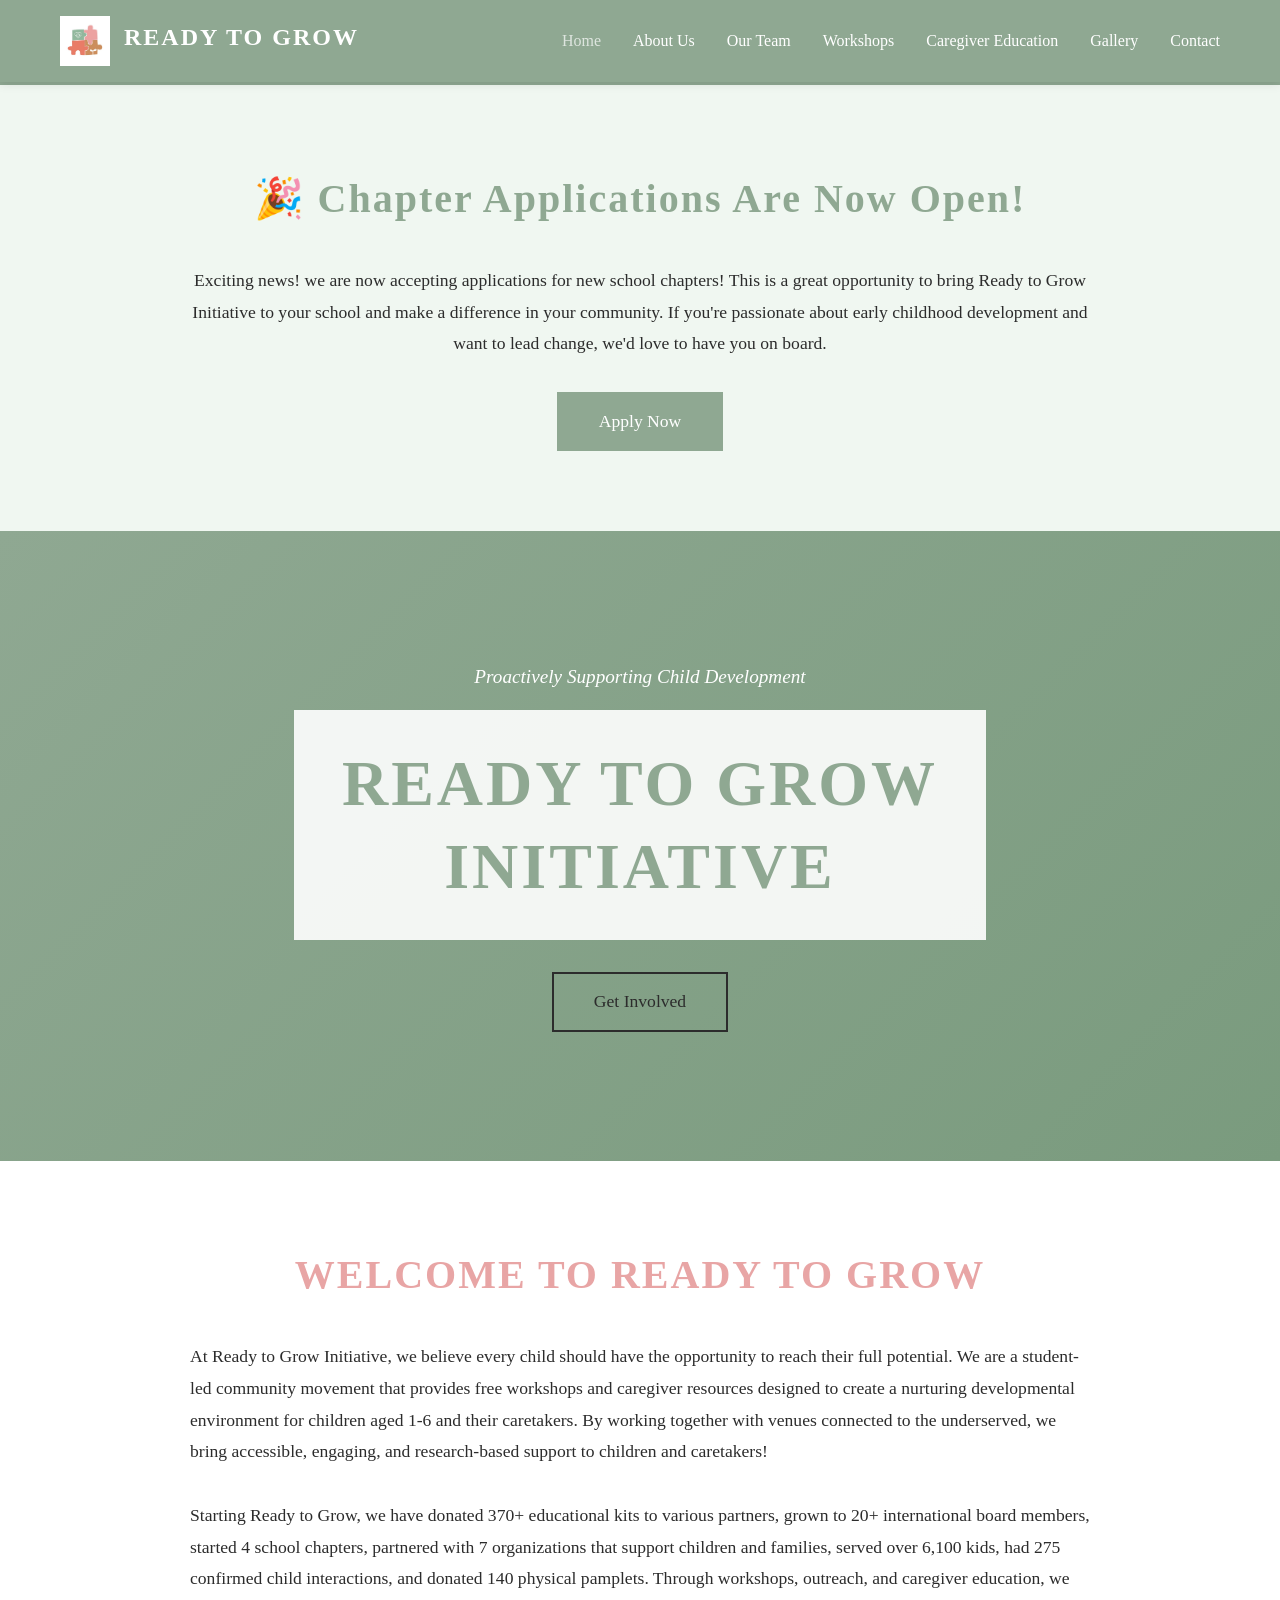
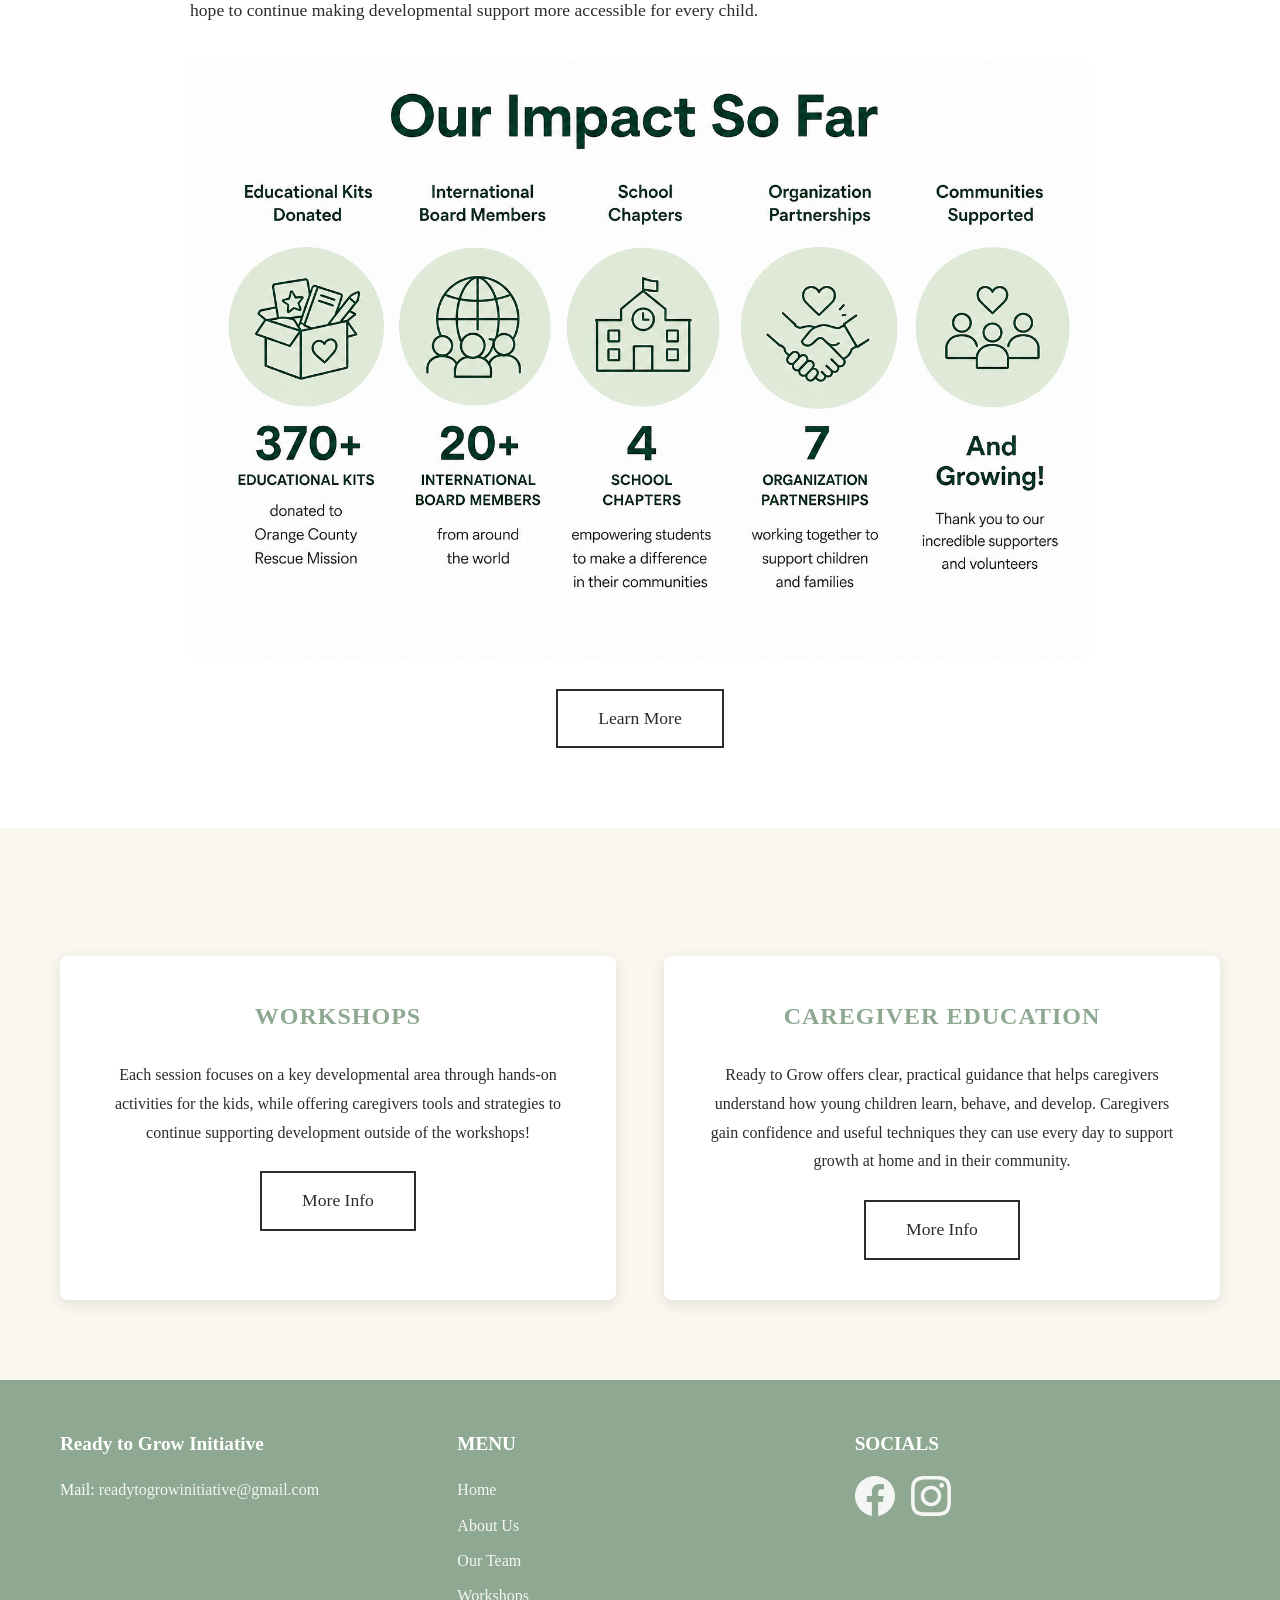
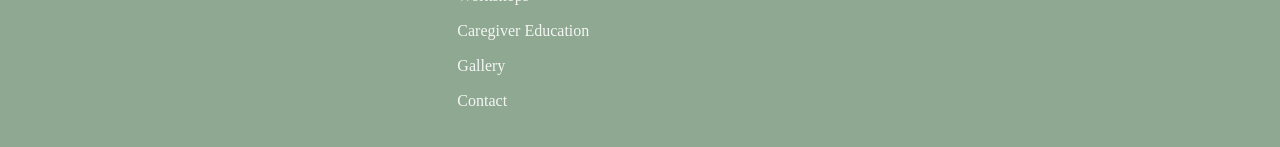
<file: index.html>
<!DOCTYPE html>
<html lang="en">
<head>
    <meta charset="UTF-8">
    <meta name="viewport" content="width=device-width, initial-scale=1.0">
    <meta name="description" content="Ready to Grow Initiative - Supporting early childhood development in Orange County through free workshops and caregiver resources for children aged 1-6.">
    <title>Ready to Grow Initiative | Supporting Early Childhood Development</title>
    <link rel="canonical" href="https://readytogrowinitiative.org/">
    <link rel="stylesheet" href="styles.css">
</head>
<body>
    <!-- Navigation -->
    <nav class="navbar">
        <div class="container">
            <div class="nav-wrapper">
                <a href="index.html" class="logo" style="text-decoration: none;">
                    <img src="Readytogrow_logo.jpg" alt="Ready to Grow Logo" style="height: 50px; width: auto; margin-right: 10px; vertical-align: middle;">
                    <span class="logo-text">READY TO GROW</span>
                </a>
                <button class="mobile-menu-toggle" aria-label="Toggle menu">
                    <span></span>
                    <span></span>
                    <span></span>
                </button>
                <ul class="nav-menu">
                    <li><a href="index.html" class="active">Home</a></li>
                    <li><a href="about.html">About Us</a></li>
                    <li><a href="our-team.html">Our Team</a></li>
                    <li><a href="workshops.html">Workshops</a></li>
                    <li><a href="caregiver-education.html">Caregiver Education</a></li>
                    <li><a href="gallery.html">Gallery</a></li>
                    <li><a href="contact.html">Contact</a></li>
                </ul>
            </div>
        </div>
    </nav>

    <!-- Chapter Application Announcement -->
    <section class="welcome-section" style="background-color: #f0f7f1; border-top: 3px solid #8FA892;">
        <div class="container" style="text-align: center;">
            <h2 class="section-title-green">🎉 Chapter Applications Are Now Open!</h2>
            <p class="welcome-text">
                Exciting news! we are now accepting applications for new school chapters! This is a great opportunity to bring Ready to Grow Initiative to your school and make a difference in your community. If you're passionate about early childhood development and want to lead change, we'd love to have you on board.
            </p>
            <a href="https://forms.gle/Y6ULZFpyJvFbCpS7A" target="_blank" class="btn btn-primary" style="background-color: #8FA892; color: white; border-color: #8FA892;">Apply Now</a>
        </div>
    </section>

    <!-- Hero Section -->

    <!-- Hero Section -->
    <section class="hero">
        <div class="hero-content">
            <p class="hero-subtitle">Proactively Supporting Child Development</p>
            <h1 class="hero-title">READY TO GROW<br>INITIATIVE</h1>
            <a href="contact.html" class="btn btn-primary">Get Involved</a>
        </div>
    </section>

    <!-- Welcome Section -->
    <section class="welcome-section">
        <div class="container">
            <h2 class="section-title-pink">WELCOME TO READY TO GROW</h2>
            <p class="welcome-text" style="text-align: left;">
                At Ready to Grow Initiative, we believe every child should have the opportunity to reach their full potential. We are a student-led community movement that provides free workshops and caregiver resources designed to create a nurturing developmental environment for children aged 1-6 and their caretakers. By working together with venues connected to the underserved, we bring accessible, engaging, and research-based support to children and caretakers!
            </p>
            <p class="welcome-text" style="text-align: left;">
                Starting Ready to Grow, we have donated 370+ educational kits to various partners, grown to 20+ international board members, started 4 school chapters, partnered with 7 organizations that support children and families, served over 6,100 kids, had 275 confirmed child interactions, and donated 140 physical pamplets. Through workshops, outreach, and caregiver education, we hope to continue making developmental support more accessible for every child.
            </p>
            <img src="infographics.png" alt="Our Impact So Far - 370+ educational kits donated, 6,100+ kids served, 140 pamplets donated, 7 organization partnerships" style="width: 100%; max-width: 900px; display: block; margin: 30px auto;">
            <a href="about.html" class="btn btn-outline">Learn More</a>
        </div>
    </section>

    <!-- Three Column Features -->
    <section class="features-section">
        <div class="container">
            <div class="features-grid">
                <!-- Workshops -->
                <div class="feature-card">
                    <h3 class="feature-title-green">WORKSHOPS</h3>
                    <p class="feature-text">
                        Each session focuses on a key developmental area through hands-on activities for the kids, while offering caregivers tools and strategies to continue supporting development outside of the workshops!
                    </p>
                    <a href="workshops.html" class="btn btn-outline">More Info</a>
                </div>
                <!-- Caregiver Education -->
                <div class="feature-card">
                    <h3 class="feature-title-green">CAREGIVER EDUCATION</h3>
                    <p class="feature-text">
                        Ready to Grow offers clear, practical guidance that helps caregivers understand how young children learn, behave, and develop. Caregivers gain confidence and useful techniques they can use every day to support growth at home and in their community.
                    </p>
                    <a href="caregiver-education.html" class="btn btn-outline">More Info</a>
                </div>
            </div>
        </div>
    </section>
    <!-- Footer -->
    <footer class="footer">
        <div class="container">
            <div class="footer-content">
                <div class="footer-column">
                    <h4>Ready to Grow Initiative</h4>
                    <p>Mail: <a href="mailto:readytogrowinitiative@gmail.com">readytogrowinitiative@gmail.com</a></p>
                </div>
                <div class="footer-column">
                    <h4>MENU</h4>
                    <ul>
                        <li><a href="index.html">Home</a></li>
                        <li><a href="about.html">About Us</a></li>
                        <li><a href="our-team.html">Our Team</a></li>
                        <li><a href="workshops.html">Workshops</a></li>
                        <li><a href="caregiver-education.html">Caregiver Education</a></li>
                        <li><a href="gallery.html">Gallery</a></li>
                        <li><a href="contact.html">Contact</a></li>
                    </ul>
                </div>
                <div class="footer-column">
                    <h4>SOCIALS</h4>
                    <div class="social-links">
                        <a href="https://www.facebook.com/profile.php?id=61577634476454" target="_blank" aria-label="Facebook">
                            <svg width="40" height="40" viewBox="0 0 24 24" fill="currentColor">
                                <path d="M24 12.073c0-6.627-5.373-12-12-12s-12 5.373-12 12c0 5.99 4.388 10.954 10.125 11.854v-8.385H7.078v-3.47h3.047V9.43c0-3.007 1.792-4.669 4.533-4.669 1.312 0 2.686.235 2.686.235v2.953H15.83c-1.491 0-1.956.925-1.956 1.874v2.25h3.328l-.532 3.47h-2.796v8.385C19.612 23.027 24 18.062 24 12.073z"/>
                            </svg>
                        </a>
                        <a href="https://www.instagram.com/readytogrow.initiative/" target="_blank" aria-label="Instagram">
                            <svg width="40" height="40" viewBox="0 0 24 24" fill="currentColor">
                                <path d="M12 2.163c3.204 0 3.584.012 4.85.07 3.252.148 4.771 1.691 4.919 4.919.058 1.265.069 1.645.069 4.849 0 3.205-.012 3.584-.069 4.849-.149 3.225-1.664 4.771-4.919 4.919-1.266.058-1.644.07-4.85.07-3.204 0-3.584-.012-4.849-.07-3.26-.149-4.771-1.699-4.919-4.92-.058-1.265-.07-1.644-.07-4.849 0-3.204.013-3.583.07-4.849.149-3.227 1.664-4.771 4.919-4.919 1.266-.057 1.645-.069 4.849-.069zm0-2.163c-3.259 0-3.667.014-4.947.072-4.358.2-6.78 2.618-6.98 6.98-.059 1.281-.073 1.689-.073 4.948 0 3.259.014 3.668.072 4.948.2 4.358 2.618 6.78 6.98 6.98 1.281.058 1.689.072 4.948.072 3.259 0 3.668-.014 4.948-.072 4.354-.2 6.782-2.618 6.979-6.98.059-1.28.073-1.689.073-4.948 0-3.259-.014-3.667-.072-4.947-.196-4.354-2.617-6.78-6.979-6.98-1.281-.059-1.69-.073-4.949-.073zm0 5.838c-3.403 0-6.162 2.759-6.162 6.162s2.759 6.163 6.162 6.163 6.162-2.759 6.162-6.163c0-3.403-2.759-6.162-6.162-6.162zm0 10.162c-2.209 0-4-1.79-4-4 0-2.209 1.791-4 4-4s4 1.791 4 4c0 2.21-1.791 4-4 4zm6.406-11.845c-.796 0-1.441.645-1.441 1.44s.645 1.44 1.441 1.44c.795 0 1.439-.645 1.439-1.44s-.644-1.44-1.439-1.44z"/>
                            </svg>
                        </a>
                    </div>
                </div>
            </div>
        </div>
    </footer>

    <script src="script.js"></script>
</body>
</html>
</file>
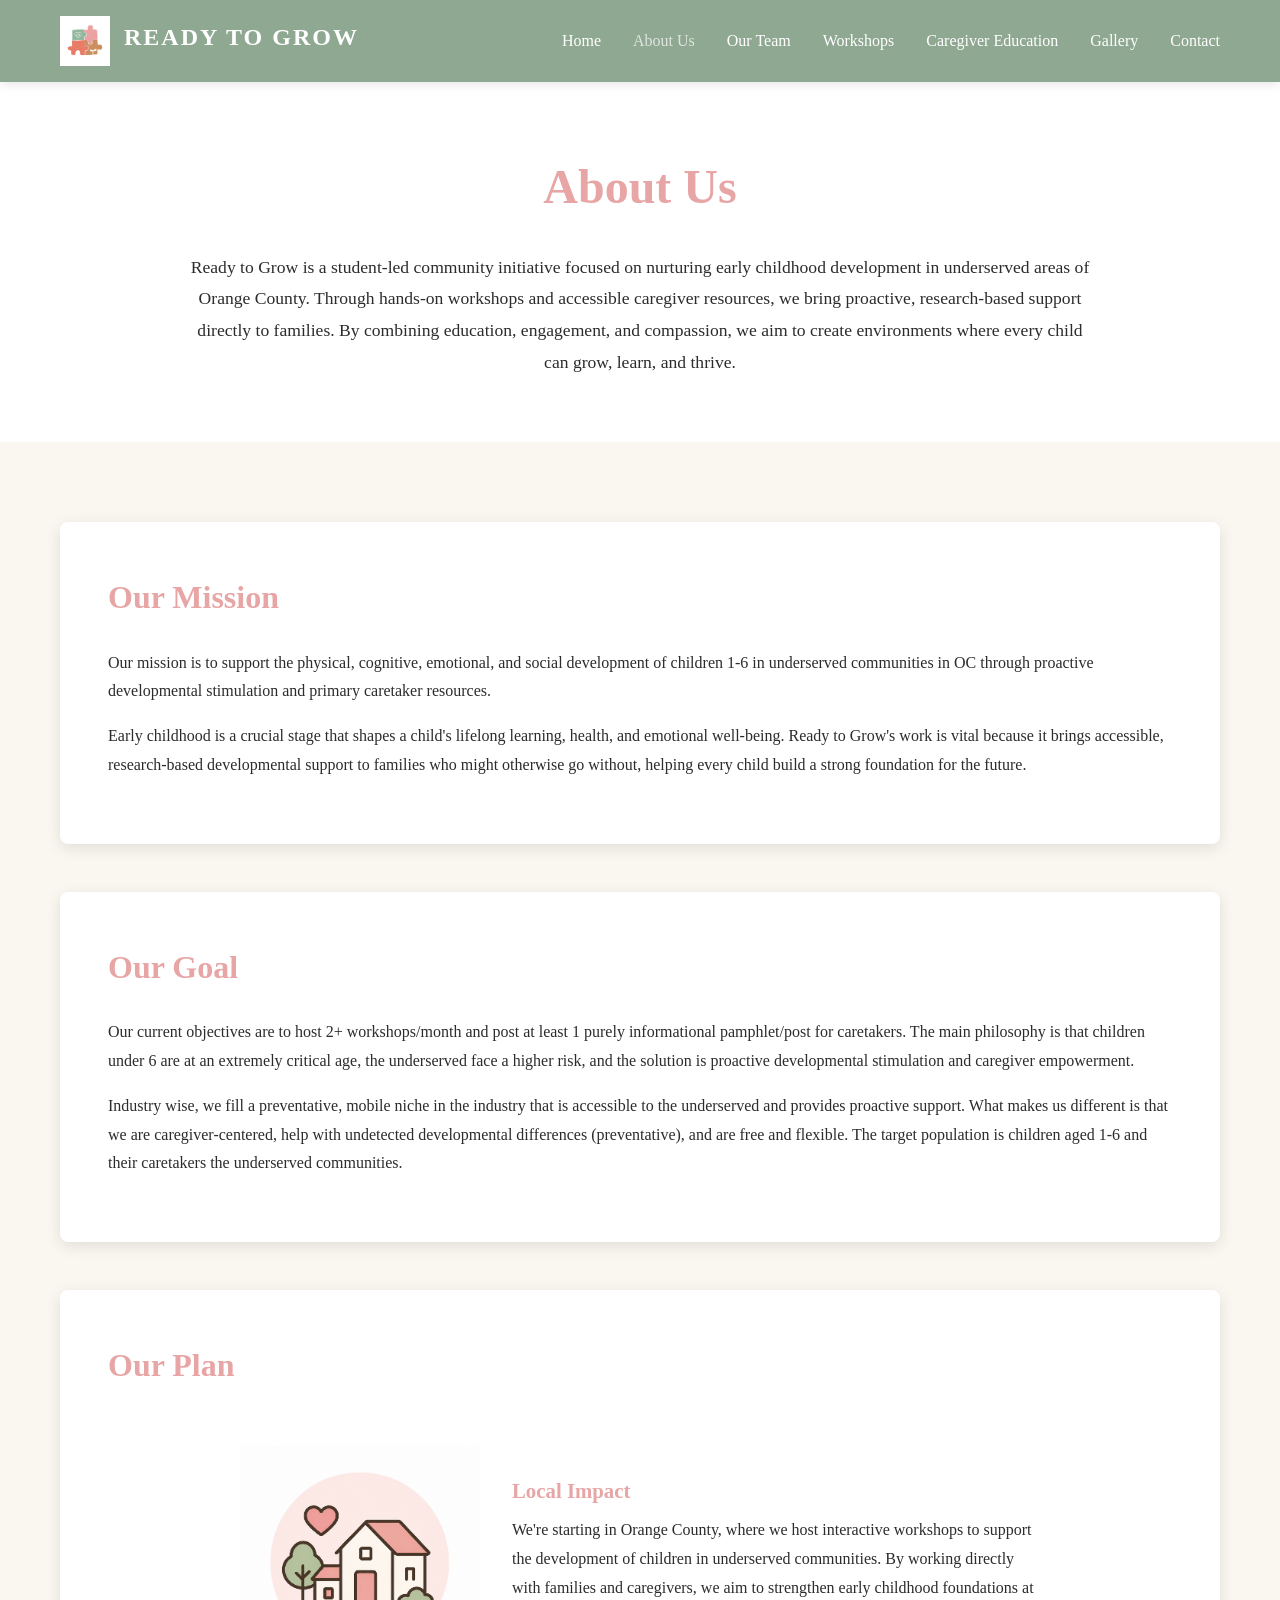
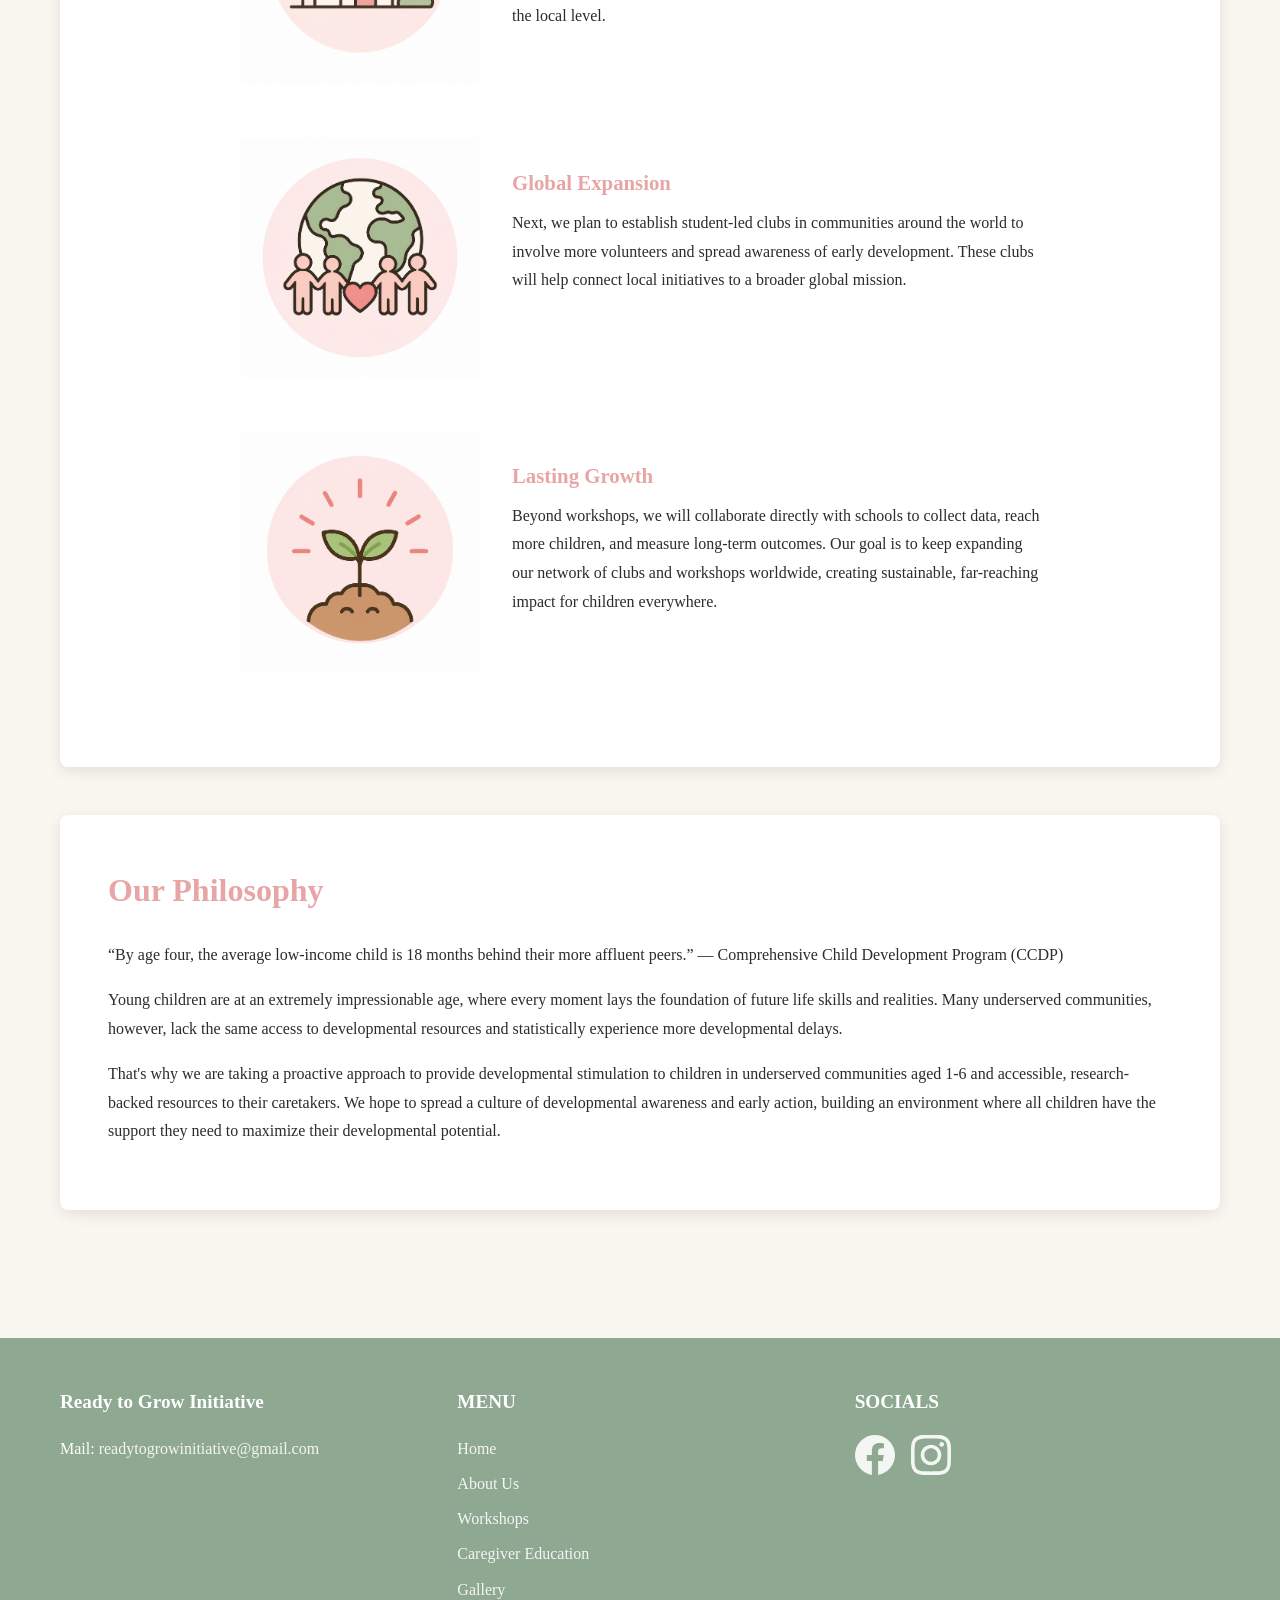
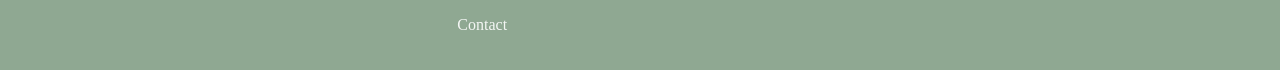
<file: about.html>
<!DOCTYPE html>
<html lang="en">
<head>
    <meta charset="UTF-8">
    <meta name="viewport" content="width=device-width, initial-scale=1.0">
    <meta name="description" content="Learn about Ready to Grow Initiative's mission, goals, and plan to support early childhood development.">
    <title>About Us | Ready to Grow Initiative</title>
    <link rel="canonical" href="https://readytogrowinitiative.org/about.html">
    <link rel="stylesheet" href="styles.css">
</head>
<body>
    <!-- Navigation -->
    <nav class="navbar">
        <div class="container">
            <div class="nav-wrapper">
                <a href="index.html" class="logo" style="text-decoration: none;">
                    <img src="Readytogrow_logo.jpg" alt="Ready to Grow Logo" style="height: 50px; width: auto; margin-right: 10px; vertical-align: middle;">
                    <span class="logo-text">READY TO GROW</span>
                </a>
                <button class="mobile-menu-toggle" aria-label="Toggle menu">
                    <span></span>
                    <span></span>
                    <span></span>
                </button>
                <ul class="nav-menu">
                    <li><a href="index.html">Home</a></li>
                    <li><a href="about.html" class="active">About Us</a></li>
                    <li><a href="our-team.html">Our Team</a></li>
                    <li><a href="workshops.html">Workshops</a></li>
                    <li><a href="caregiver-education.html">Caregiver Education</a></li>
                    <li><a href="gallery.html">Gallery</a></li>
                    <li><a href="contact.html">Contact</a></li>
                </ul>
            </div>
        </div>
    </nav>

    <!-- Page Hero -->
    <section class="page-hero">
        <div class="container">
            <h1>About Us</h1>
            <p>Ready to Grow is a student-led community initiative focused on nurturing early childhood development in underserved areas of Orange County. Through hands-on workshops and accessible caregiver resources, we bring proactive, research-based support directly to families. By combining education, engagement, and compassion, we aim to create environments where every child can grow, learn, and thrive.</p>
        </div>
    </section>

    <!-- Mission -->
    <section class="content-section">
        <div class="container">
            <div class="content-box">
                <h2>Our Mission</h2>
                <p>Our mission is to support the physical, cognitive, emotional, and social development of children 1-6 in underserved communities in OC through proactive developmental stimulation and primary caretaker resources.</p>
                <p>Early childhood is a crucial stage that shapes a child's lifelong learning, health, and emotional well-being. Ready to Grow's work is vital because it brings accessible, research-based developmental support to families who might otherwise go without, helping every child build a strong foundation for the future.</p>
            </div>

            <div class="content-box">
                <h2>Our Goal</h2>
                <p>Our current objectives are to host 2+ workshops/month and post at least 1 purely informational pamphlet/post for caretakers. The main philosophy is that children under 6 are at an extremely critical age, the underserved face a higher risk, and the solution is proactive developmental stimulation and caregiver empowerment.</p>
                <p>Industry wise, we fill a preventative, mobile niche in the industry that is accessible to the underserved and provides proactive support. What makes us different is that we are caregiver-centered, help with undetected developmental differences (preventative), and are free and flexible. The target population is children aged 1-6 and their caretakers the underserved communities.</p>
            </div>

            <div class="content-box">
                <h2>Our Plan</h2>
                <div class="timeline">
                    <div class="timeline-item">
                        <img src="local.png" alt="Local Impact" style="width: 240px; height: 240px; object-fit: contain; flex-shrink: 0; margin-top: 0.3rem;">
                        <div class="timeline-content">
                            <h3>Local Impact</h3>
                            <p>We're starting in Orange County, where we host interactive workshops to support the development of children in underserved communities. By working directly with families and caregivers, we aim to strengthen early childhood foundations at the local level.</p>
                        </div>
                    </div>

                    <div class="timeline-item">
                        <img src="global.png" alt="Local Impact" style="width: 240px; height: 240px; object-fit: contain; flex-shrink: 0; margin-top: 0.3rem;">
                        <div class="timeline-content">
                            <h3>Global Expansion</h3>
                            <p>Next, we plan to establish student-led clubs in communities around the world to involve more volunteers and spread awareness of early development. These clubs will help connect local initiatives to a broader global mission.</p>
                        </div>
                    </div>

                    <div class="timeline-item">
                        <img src="growth.png" alt="Local Impact" style="width: 240px; height: 240px; object-fit: contain; flex-shrink: 0; margin-top: 0.3rem;">
                        <div class="timeline-content">
                            <h3>Lasting Growth</h3>
                            <p>Beyond workshops, we will collaborate directly with schools to collect data, reach more children, and measure long-term outcomes. Our goal is to keep expanding our network of clubs and workshops worldwide, creating sustainable, far-reaching impact for children everywhere.</p>
                        </div>
                    </div>
                </div>
            </div>

            <div class="content-box">
                <h2>Our Philosophy</h2>
                <p>“By age four, the average low-income child is 18 months behind their more affluent peers.” — Comprehensive Child Development Program (CCDP)</p>
                <p>Young children are at an extremely impressionable age, where every moment lays the foundation of future life skills and realities. Many underserved communities, however, lack the same access to developmental resources and statistically experience more developmental delays.</p>
                <p>That's why we are taking a proactive approach to provide developmental stimulation to children in underserved communities aged 1-6 and accessible, research-backed resources to their caretakers. We hope to spread a culture of developmental awareness and early action, building an environment where all children have the support they need to maximize their developmental potential.</p>
            </div>
        </div>
    </section>

    <!-- Footer -->
    <footer class="footer">
        <div class="container">
            <div class="footer-content">
                <div class="footer-column">
                    <h4>Ready to Grow Initiative</h4>
                    <p>Mail: <a href="mailto:readytogrowinitiative@gmail.com">readytogrowinitiative@gmail.com</a></p>
                </div>
                <div class="footer-column">
                    <h4>MENU</h4>
                    <ul>
                        <li><a href="index.html">Home</a></li>
                        <li><a href="about.html">About Us</a></li>
                        <li><a href="workshops.html">Workshops</a></li>
                        <li><a href="caregiver-education.html">Caregiver Education</a></li>
                        <li><a href="gallery.html">Gallery</a></li>
                        <li><a href="contact.html">Contact</a></li>
                    </ul>
                </div>
                <div class="footer-column">
                    <h4>SOCIALS</h4>
                    <div class="social-links">
                        <a href="https://www.facebook.com/profile.php?id=61577634476454" target="_blank" aria-label="Facebook">
                            <svg width="40" height="40" viewBox="0 0 24 24" fill="currentColor">
                                <path d="M24 12.073c0-6.627-5.373-12-12-12s-12 5.373-12 12c0 5.99 4.388 10.954 10.125 11.854v-8.385H7.078v-3.47h3.047V9.43c0-3.007 1.792-4.669 4.533-4.669 1.312 0 2.686.235 2.686.235v2.953H15.83c-1.491 0-1.956.925-1.956 1.874v2.25h3.328l-.532 3.47h-2.796v8.385C19.612 23.027 24 18.062 24 12.073z"/>
                            </svg>
                        </a>
                        <a href="https://www.instagram.com/readytogrow.initiative/" target="_blank" aria-label="Instagram">
                            <svg width="40" height="40" viewBox="0 0 24 24" fill="currentColor">
                                <path d="M12 2.163c3.204 0 3.584.012 4.85.07 3.252.148 4.771 1.691 4.919 4.919.058 1.265.069 1.645.069 4.849 0 3.205-.012 3.584-.069 4.849-.149 3.225-1.664 4.771-4.919 4.919-1.266.058-1.644.07-4.85.07-3.204 0-3.584-.012-4.849-.07-3.26-.149-4.771-1.699-4.919-4.92-.058-1.265-.07-1.644-.07-4.849 0-3.204.013-3.583.07-4.849.149-3.227 1.664-4.771 4.919-4.919 1.266-.057 1.645-.069 4.849-.069zm0-2.163c-3.259 0-3.667.014-4.947.072-4.358.2-6.78 2.618-6.98 6.98-.059 1.281-.073 1.689-.073 4.948 0 3.259.014 3.668.072 4.948.2 4.358 2.618 6.78 6.98 6.98 1.281.058 1.689.072 4.948.072 3.259 0 3.668-.014 4.948-.072 4.354-.2 6.782-2.618 6.979-6.98.059-1.28.073-1.689.073-4.948 0-3.259-.014-3.667-.072-4.947-.196-4.354-2.617-6.78-6.979-6.98-1.281-.059-1.69-.073-4.949-.073zm0 5.838c-3.403 0-6.162 2.759-6.162 6.162s2.759 6.163 6.162 6.163 6.162-2.759 6.162-6.163c0-3.403-2.759-6.162-6.162-6.162zm0 10.162c-2.209 0-4-1.79-4-4 0-2.209 1.791-4 4-4s4 1.791 4 4c0 2.21-1.791 4-4 4zm6.406-11.845c-.796 0-1.441.645-1.441 1.44s.645 1.44 1.441 1.44c.795 0 1.439-.645 1.439-1.44s-.644-1.44-1.439-1.44z"/>
                            </svg>
                        </a>
                    </div>
                </div>
            </div>
        </div>
    </footer>

    <script src="script.js"></script>
</body>
</html>
</file>
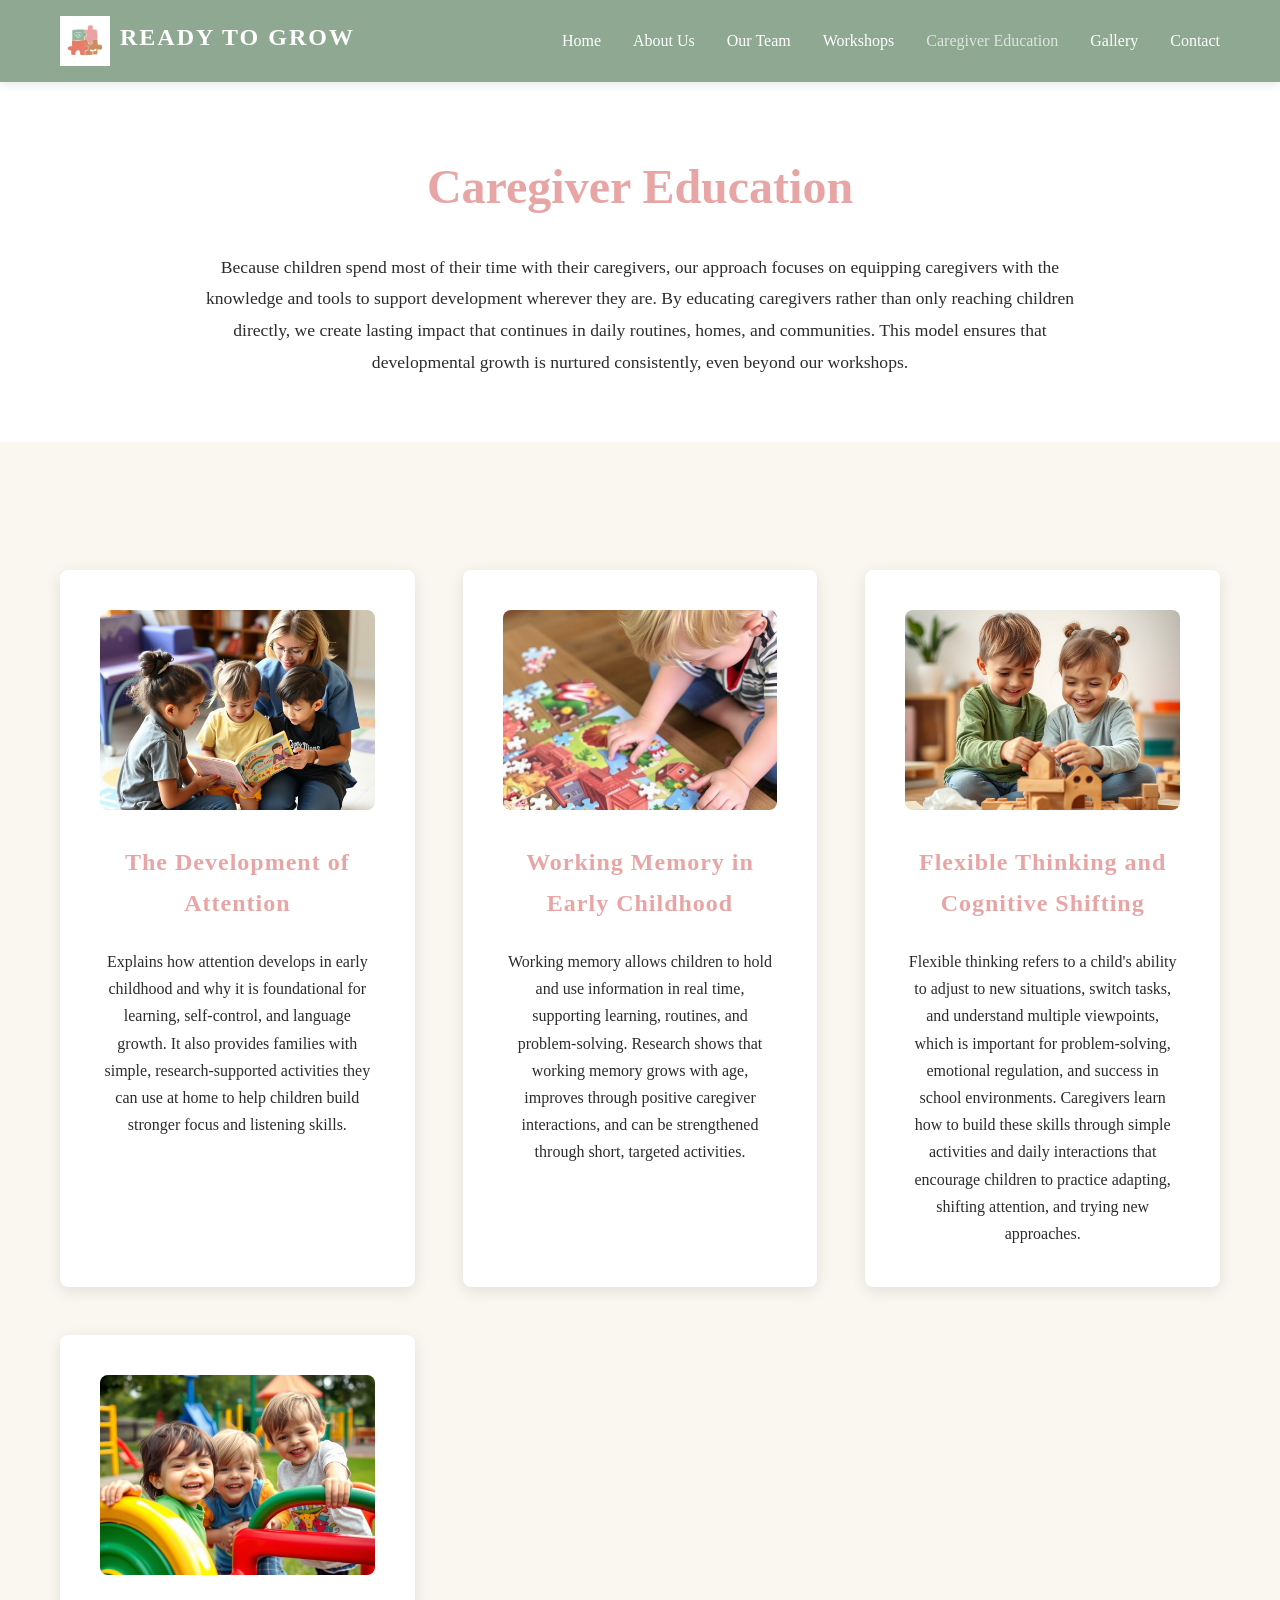
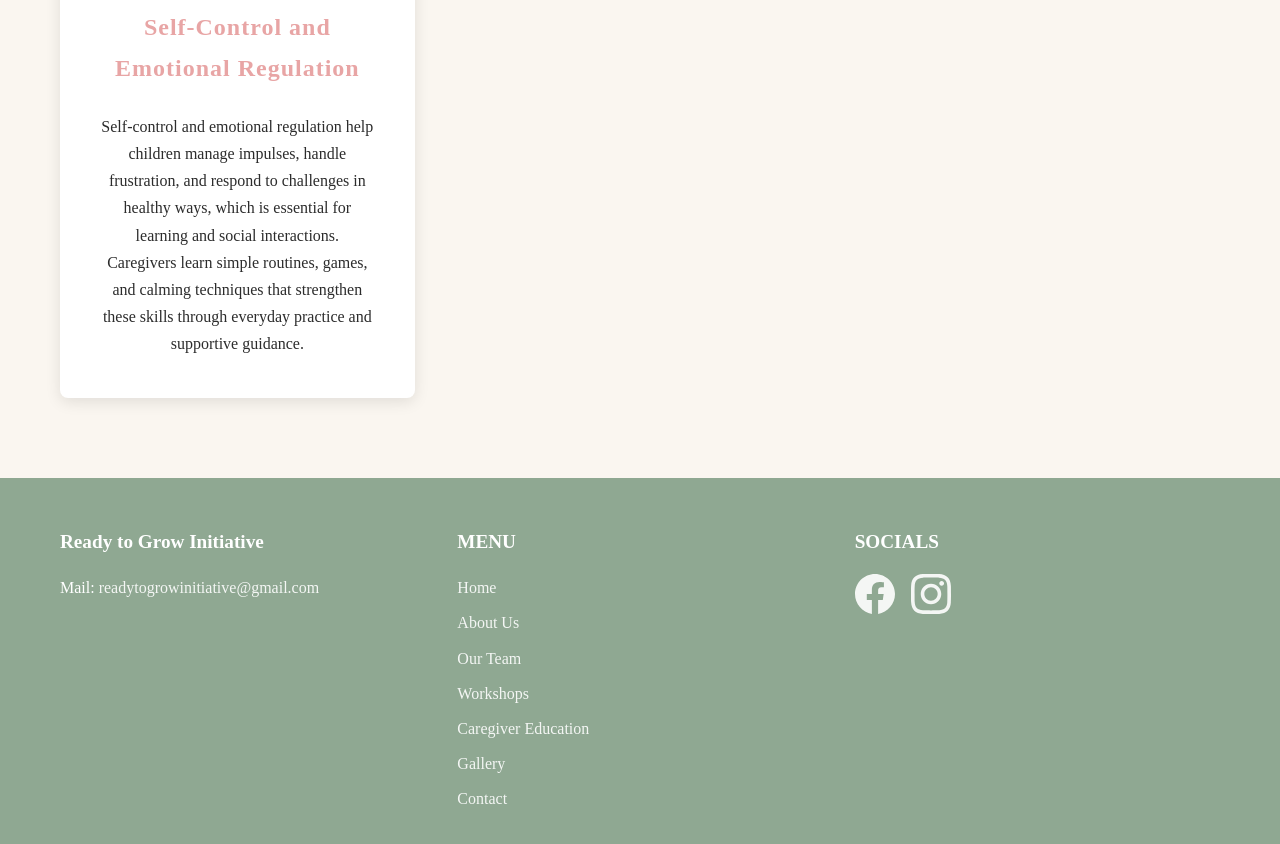
<file: caregiver-education.html>
<!DOCTYPE html>
<html lang="en">
<head>
    <meta charset="UTF-8">
    <meta name="viewport" content="width=device-width, initial-scale=1.0">
    <title>Caregiver Education | Ready to Grow Initiative</title>
    <link rel="canonical" href="https://readytogrowinitiative.org/caregiver-education.html">
    <link rel="stylesheet" href="styles.css">
</head>
<body>
    <nav class="navbar">
        <div class="container">
            <div class="nav-wrapper">
                <a href="index.html" class="logo" style="text-decoration: none;"><img src="Readytogrow_logo.jpg" alt="Ready to Grow Logo" style="height: 50px; width: auto; margin-right: 10px; vertical-align: middle;"><span class="logo-text">READY TO GROW</span></a>
                <button class="mobile-menu-toggle"><span></span><span></span><span></span></button>
                <ul class="nav-menu">
                    <li><a href="index.html">Home</a></li>
                    <li><a href="about.html">About Us</a></li>
                    <li><a href="our-team.html">Our Team</a></li>
                    <li><a href="workshops.html">Workshops</a></li>
                    <li><a href="caregiver-education.html" class="active">Caregiver Education</a></li>
                    <li><a href="gallery.html">Gallery</a></li>
                    <li><a href="contact.html">Contact</a></li>
                </ul>
            </div>
        </div>
    </nav>

    <section class="page-hero">
        <div class="container">
            <h1>Caregiver Education</h1>
            <p>Because children spend most of their time with their caregivers, our approach focuses on equipping caregivers with the knowledge and tools to support development wherever they are. By educating caregivers rather than only reaching children directly, we create lasting impact that continues in daily routines, homes, and communities. This model ensures that developmental growth is nurtured consistently, even beyond our workshops.</p>
        </div>
    </section>

    <section class="content-section">
        <div class="container">
            <div class="features-grid">
                <div class="feature-card">
                    <img src="Caretakers_reading_to_young_kids.jpg" alt="Caretaker reading to young children" style="width: 100%; height: 200px; object-fit: cover; border-radius: 8px; margin-bottom: 1.5rem;">
                    <h3 class="feature-title-pink">The Development of Attention</h3>
                    <p>Explains how attention develops in early childhood and why it is foundational for learning, self-control, and language growth. It also provides families with simple, research-supported activities they can use at home to help children build stronger focus and listening skills.</p>
                </div>

                <div class="feature-card">
                    <img src="Child_putting_remembering_how_to_put_a_puzzle_together.jpg" alt="Child working on puzzle" style="width: 100%; height: 200px; object-fit: cover; border-radius: 8px; margin-bottom: 1.5rem;">
                    <h3 class="feature-title-pink">Working Memory in Early Childhood</h3>
                    <p>Working memory allows children to hold and use information in real time, supporting learning, routines, and problem-solving. Research shows that working memory grows with age, improves through positive caregiver interactions, and can be strengthened through short, targeted activities.</p>
                </div>

                <div class="feature-card">
                    <img src="Happy_children_building_something_together.jpg" alt="Happy children building together" style="width: 100%; height: 200px; object-fit: cover; border-radius: 8px; margin-bottom: 1.5rem;">
                    <h3 class="feature-title-pink">Flexible Thinking and Cognitive Shifting</h3>
                    <p>Flexible thinking refers to a child's ability to adjust to new situations, switch tasks, and understand multiple viewpoints, which is important for problem-solving, emotional regulation, and success in school environments. Caregivers learn how to build these skills through simple activities and daily interactions that encourage children to practice adapting, shifting attention, and trying new approaches.</p>
                </div>

                <div class="feature-card">
                    <img src="happy_children_getting_along_playing_together_on_a_playground.jpg" alt="Happy children playing together on playground" style="width: 100%; height: 200px; object-fit: cover; border-radius: 8px; margin-bottom: 1.5rem;">
                    <h3 class="feature-title-pink">Self-Control and Emotional Regulation</h3>
                    <p>Self-control and emotional regulation help children manage impulses, handle frustration, and respond to challenges in healthy ways, which is essential for learning and social interactions. Caregivers learn simple routines, games, and calming techniques that strengthen these skills through everyday practice and supportive guidance.</p>
                </div>
            </div>
        </div>
    </section>

    <footer class="footer">
        <div class="container">
            <div class="footer-content">
                <div class="footer-column">
                    <h4>Ready to Grow Initiative</h4>
                    <p>Mail: <a href="mailto:readytogrowinitiative@gmail.com">readytogrowinitiative@gmail.com</a></p>
                </div>
                <div class="footer-column">
                    <h4>MENU</h4>
                    <ul>
                        <li><a href="index.html">Home</a></li>
                        <li><a href="about.html">About Us</a></li>
                        <li><a href="our-team.html">Our Team</a></li>
                        <li><a href="workshops.html">Workshops</a></li>
                        <li><a href="caregiver-education.html">Caregiver Education</a></li>
                        <li><a href="gallery.html">Gallery</a></li>
                        <li><a href="contact.html">Contact</a></li>
                    </ul>
                </div>
                <div class="footer-column">
                    <h4>SOCIALS</h4>
                    <div class="social-links">
                        <a href="https://www.facebook.com/profile.php?id=61577634476454" target="_blank"><svg width="40" height="40" viewBox="0 0 24 24" fill="currentColor"><path d="M24 12.073c0-6.627-5.373-12-12-12s-12 5.373-12 12c0 5.99 4.388 10.954 10.125 11.854v-8.385H7.078v-3.47h3.047V9.43c0-3.007 1.792-4.669 4.533-4.669 1.312 0 2.686.235 2.686.235v2.953H15.83c-1.491 0-1.956.925-1.956 1.874v2.25h3.328l-.532 3.47h-2.796v8.385C19.612 23.027 24 18.062 24 12.073z"/></svg></a>
                        <a href="https://www.instagram.com/readytogrow.initiative/" target="_blank"><svg width="40" height="40" viewBox="0 0 24 24" fill="currentColor"><    <path d="M12 2.163c3.204 0 3.584.012 4.85.07 3.252.148 4.771 1.691 4.919 4.919.058 1.265.069 1.645.069 4.849 0 3.205-.012 3.584-.069 4.849-.149 3.225-1.664 4.771-4.919 4.919-1.266.058-1.644.07-4.85.07-3.204 0-3.584-.012-4.849-.07-3.26-.149-4.771-1.699-4.919-4.92-.058-1.265-.07-1.644-.07-4.849 0-3.204.013-3.583.07-4.849.149-3.227 1.664-4.771 4.919-4.919 1.266-.057 1.645-.069 4.849-.069zm0-2.163c-3.259 0-3.667.014-4.947.072-4.358.2-6.78 2.618-6.98 6.98-.059 1.281-.073 1.689-.073 4.948 0 3.259.014 3.668.072 4.948.2 4.358 2.618 6.78 6.98 6.98 1.281.058 1.689.072 4.948.072 3.259 0 3.668-.014 4.948-.072 4.354-.2 6.782-2.618 6.979-6.98.059-1.28.073-1.689.073-4.948 0-3.259-.014-3.667-.072-4.947-.196-4.354-2.617-6.78-6.979-6.98-1.281-.059-1.69-.073-4.949-.073zm0 5.838c-3.403 0-6.162 2.759-6.162 6.162s2.759 6.163 6.162 6.163 6.162-2.759 6.162-6.163c0-3.403-2.759-6.162-6.162-6.162zm0 10.162c-2.209 0-4-1.79-4-4 0-2.209 1.791-4 4-4s4 1.791 4 4c0 2.21-1.791 4-4 4zm6.406-11.845c-.796 0-1.441.645-1.441 1.44s.645 1.44 1.441 1.44c.795 0 1.439-.645 1.439-1.44s-.644-1.44-1.439-1.44z"/>

                                </a>
                    </div>
                </div>
            </div>
        </div>
    </footer>

    <script src="script.js"></script>
</body>
</html>
</file>
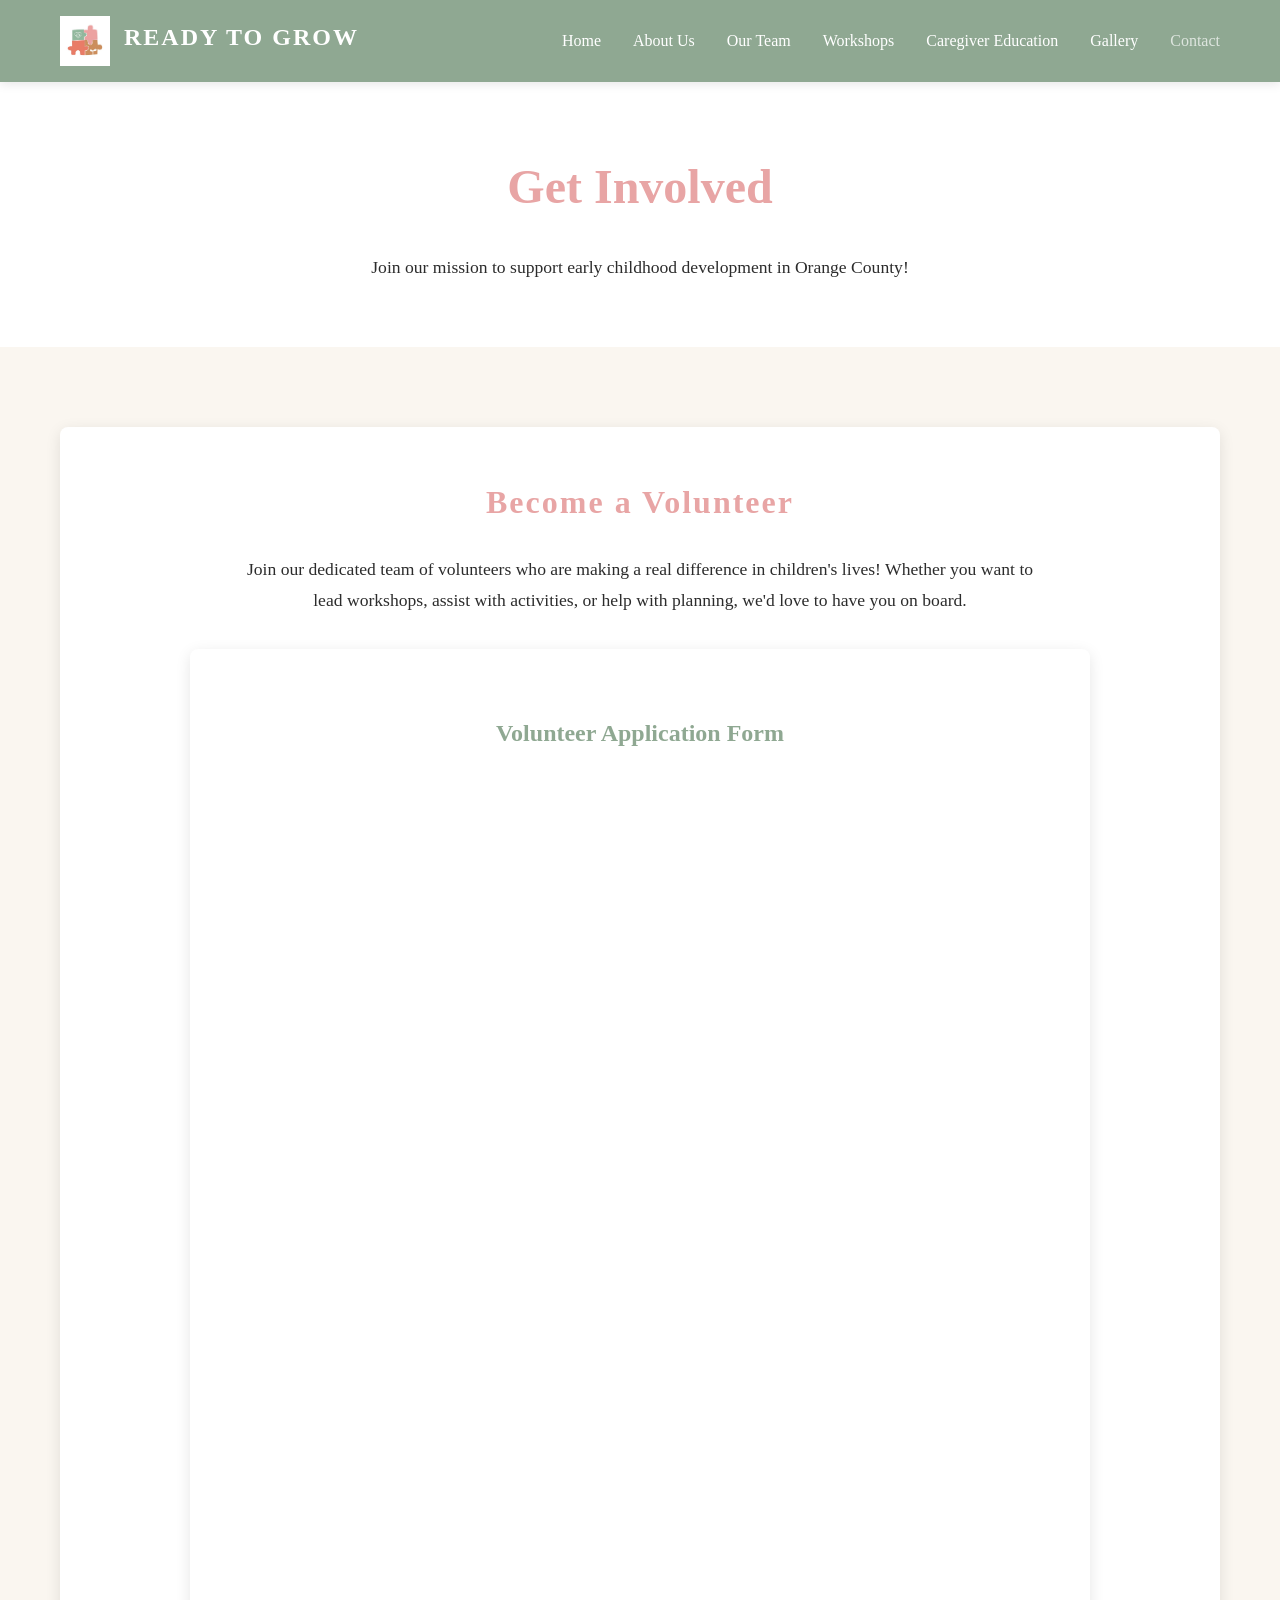
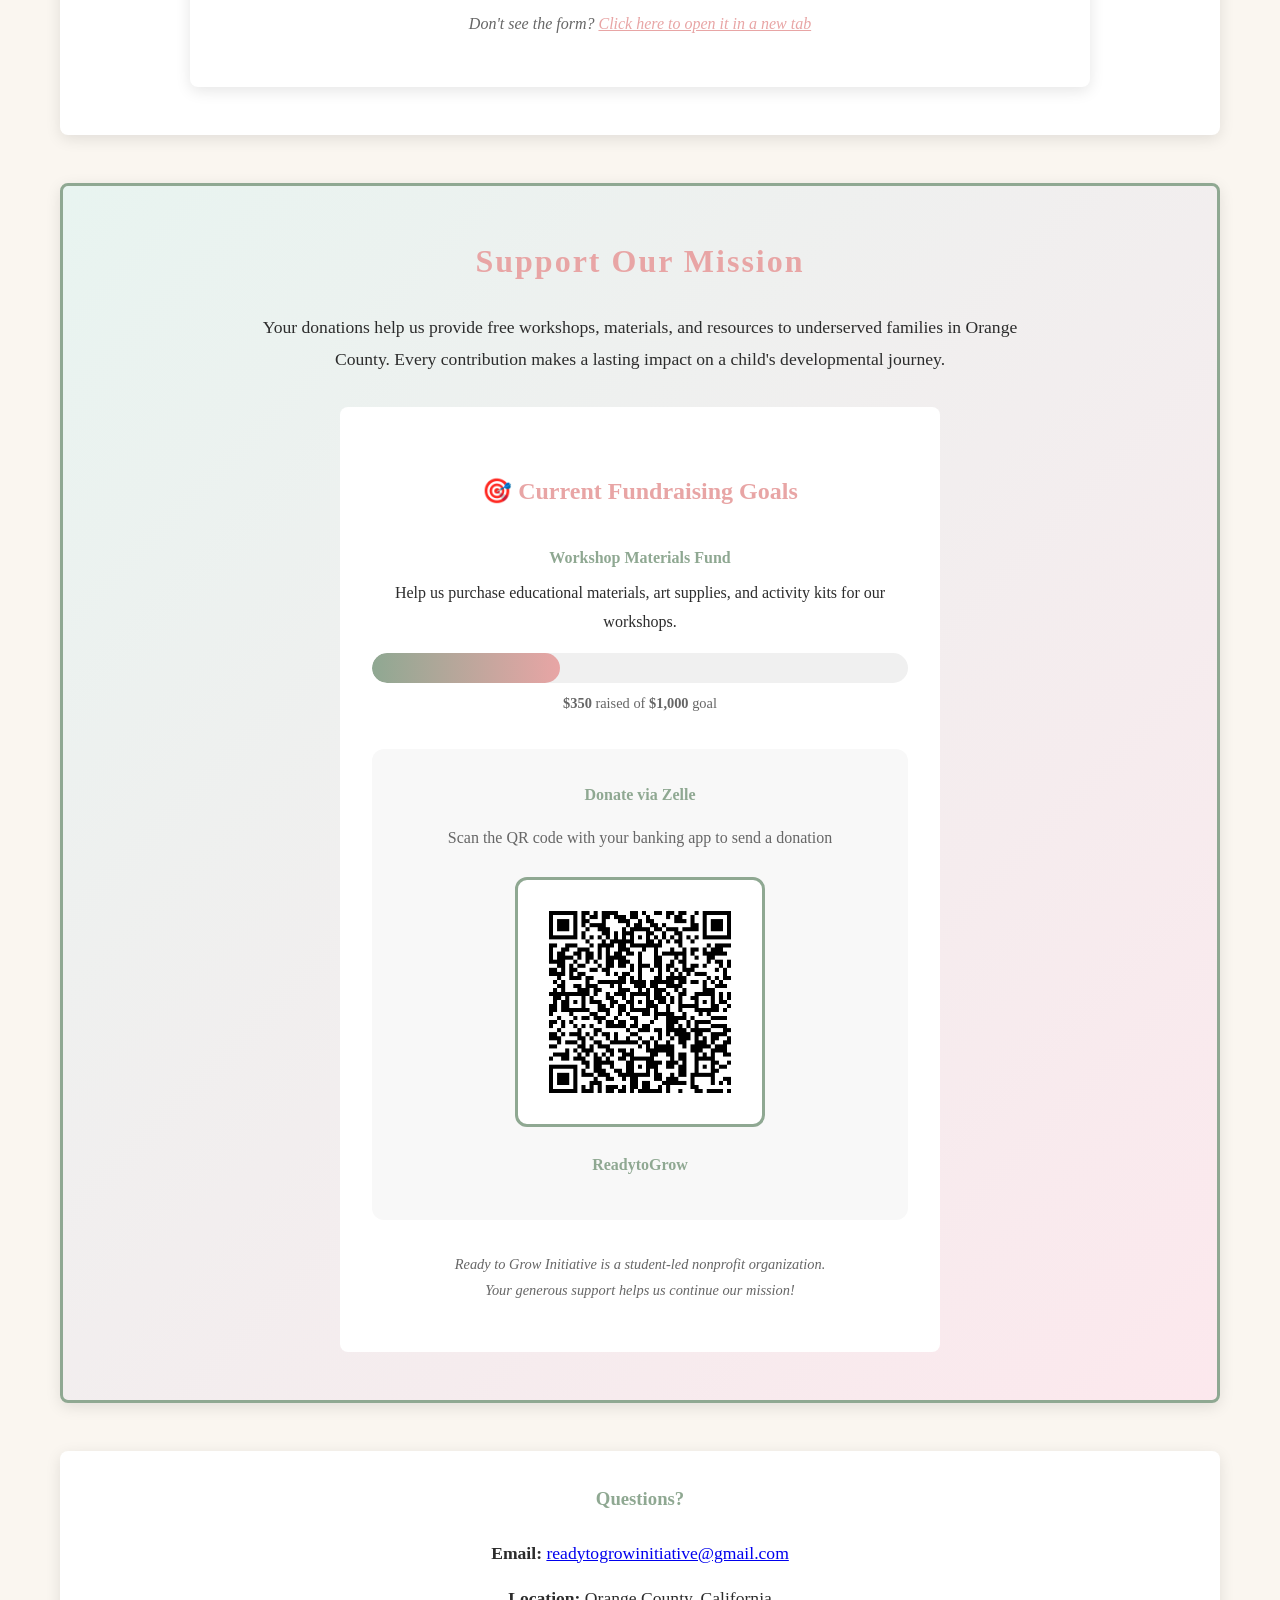
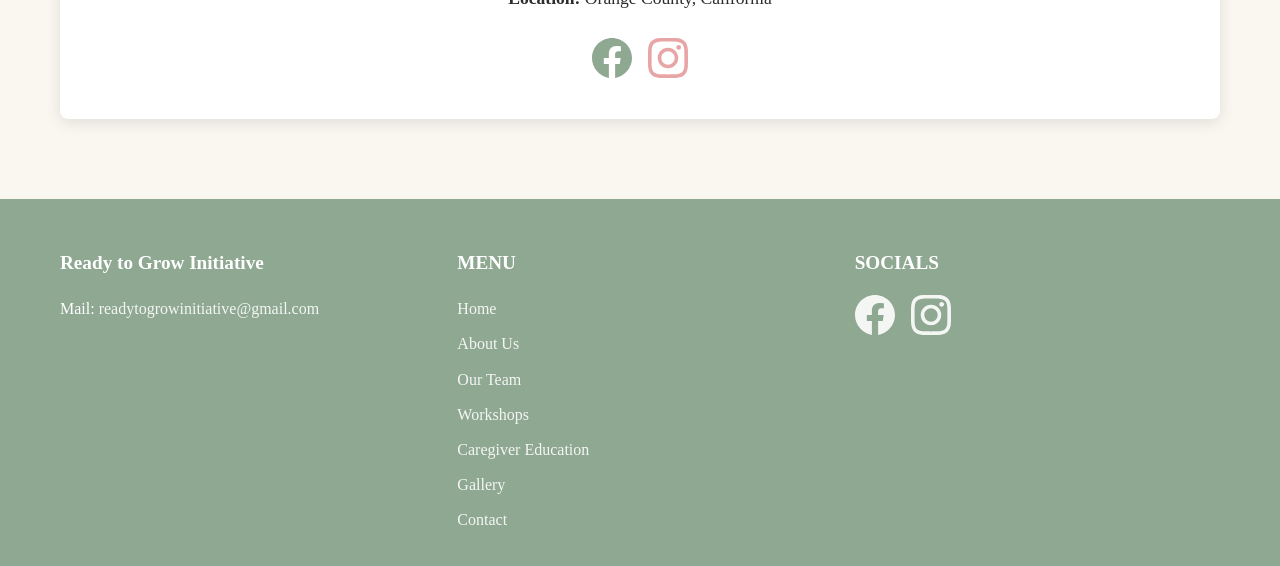
<file: contact.html>
<!DOCTYPE html>
<html lang="en">
<head>
    <meta charset="UTF-8">
    <meta name="viewport" content="width=device-width, initial-scale=1.0">
    <meta name="description" content="Join Ready to Grow Initiative as a volunteer or support our fundraising efforts to help early childhood development.">
    <title>Get Involved | Ready to Grow Initiative</title>
    <link rel="canonical" href="https://readytogrowinitiative.org/contact.html">
    <link rel="stylesheet" href="styles.css">
</head>
<body>
    <!-- Navigation -->
    <nav class="navbar">
        <div class="container">
            <div class="nav-wrapper">
                <a href="index.html" class="logo" style="text-decoration: none;">
                    <img src="Readytogrow_logo.jpg" alt="Ready to Grow Logo" style="height: 50px; width: auto; margin-right: 10px; vertical-align: middle;">
                    <span class="logo-text">READY TO GROW</span>
                </a>
                <button class="mobile-menu-toggle" aria-label="Toggle menu">
                    <span></span>
                    <span></span>
                    <span></span>
                </button>
                <ul class="nav-menu">
                    <li><a href="index.html">Home</a></li>
                    <li><a href="about.html">About Us</a></li>
                    <li><a href="our-team.html">Our Team</a></li>
                    <li><a href="workshops.html">Workshops</a></li>
                    <li><a href="caregiver-education.html">Caregiver Education</a></li>
                    <li><a href="gallery.html">Gallery</a></li>
                    <li><a href="contact.html" class="active">Contact</a></li>
                </ul>
            </div>
        </div>
    </nav>

    <!-- Page Hero -->
    <section class="page-hero">
        <div class="container">
            <h1>Get Involved</h1>
            <p>Join our mission to support early childhood development in Orange County!</p>
        </div>
    </section>

    <!-- Volunteer & Fundraising Section -->
    <section class="content-section">
        <div class="container">
            
            <!-- Volunteer Section -->
            <div class="content-box">
                <h2 class="section-title-pink" style="text-align: center;">Become a Volunteer</h2>
                <p style="text-align: center; max-width: 800px; margin: 0 auto 2rem; font-size: 1.1rem; line-height: 1.8;">
                    Join our dedicated team of volunteers who are making a real difference in children's lives! Whether you want to lead workshops, assist with activities, or help with planning, we'd love to have you on board.
                </p>
                
                <!-- Google Form Embed -->
                <div style="max-width: 900px; margin: 0 auto; background-color: white; padding: 2rem; border-radius: 8px; box-shadow: 0 4px 15px rgba(0,0,0,0.1);">
                    <h3 style="color: var(--sage-green); text-align: center; margin-bottom: 1.5rem;">Volunteer Application Form</h3>
                    
                    <!-- Google Form Embed -->
                    <iframe 
                        src="https://forms.gle/Y6ULZFpyJvFbCpS7A" 
                        width="100%" 
                        height="800" 
                        frameborder="0" 
                        marginheight="0" 
                        marginwidth="0"
                        style="border-radius: 8px;">
                        Loading…
                    </iframe>
                    
                    <p style="text-align: center; margin-top: 1.5rem; color: #666;">
                        <em>Don't see the form? <a href="https://docs.google.com/forms/d/e/1FAIpQLScO6mJF_1sm_EFTjrNZdt-91d-198tTPju3O6trV1aqxJwACA/viewform?usp=sharing" target="_blank" style="color: var(--coral-pink);">Click here to open it in a new tab</a></em>
                    </p>
                </div>
            </div>

            <!-- Fundraising Section -->
            <div class="content-box" style="background: linear-gradient(135deg, #e8f4f0 0%, #fce8ed 100%); border: 3px solid var(--sage-green);">
                <h2 class="section-title-green" style="text-align: center;">Support Our Mission</h2>
                <p style="text-align: center; max-width: 800px; margin: 0 auto 2rem; font-size: 1.1rem; line-height: 1.8;">
                    Your donations help us provide free workshops, materials, and resources to underserved families in Orange County. Every contribution makes a lasting impact on a child's developmental journey.
                </p>
                
                <div style="text-align: center; padding: 2rem; background-color: white; border-radius: 8px; max-width: 600px; margin: 0 auto;">
                    <h3 style="color: var(--coral-pink); margin-bottom: 1rem;">🎯 Current Fundraising Goals</h3>
                    
                    <!-- Fundraising Campaign Info - Update as needed -->
                    <div style="margin: 2rem 0;">
                        <h4 style="color: var(--sage-green); margin-bottom: 0.5rem;">Workshop Materials Fund</h4>
                        <p style="margin-bottom: 1rem;">Help us purchase educational materials, art supplies, and activity kits for our workshops.</p>
                        <div style="background-color: #f0f0f0; border-radius: 20px; height: 30px; overflow: hidden; margin-bottom: 0.5rem;">
                            <!-- Update the width percentage based on progress -->
                            <div style="background: linear-gradient(90deg, var(--sage-green), var(--coral-pink)); height: 100%; width: 35%; border-radius: 20px; transition: width 0.3s;"></div>
                        </div>
                        <p style="color: #666; font-size: 0.9rem;"><strong>$350</strong> raised of <strong>$1,000</strong> goal</p>
                    </div>
                    
                    <!-- Zelle QR Code for Donations -->
                    <div style="margin: 2rem 0; padding: 2rem; background-color: #f8f8f8; border-radius: 12px;">
                        <h4 style="color: var(--sage-green); margin-bottom: 1rem; text-align: center;">Donate via Zelle</h4>
                        <p style="text-align: center; margin-bottom: 1.5rem; color: #666;">Scan the QR code with your banking app to send a donation</p>
                        <div style="text-align: center; margin-bottom: 1rem;">
                            <img src="images/zelle_qr.png" alt="Zelle QR Code for Ready to Grow Initiative" style="max-width: 250px; width: 100%; height: auto; border: 3px solid var(--sage-green); border-radius: 12px; padding: 15px; background-color: white;">
                        </div>
                        <p style="text-align: center; font-weight: bold; color: var(--sage-green); margin-bottom: 0.5rem;">ReadytoGrow</p>
                    </div>
                    
                    <p style="margin-top: 1.5rem; font-size: 0.9rem; color: #666;">
                        <em>Ready to Grow Initiative is a student-led nonprofit organization.<br>Your generous support helps us continue our mission!</em>
                    </p>
                </div>
            </div>

            <!-- Contact Information -->
            <div style="text-align: center; margin-top: 3rem; padding: 2rem; background-color: white; border-radius: 8px; box-shadow: 0 4px 15px rgba(0,0,0,0.1);">
                <h3 style="color: var(--sage-green); margin-bottom: 1.5rem;">Questions?</h3>
                <p style="font-size: 1.1rem; margin-bottom: 1rem;">
                    <strong>Email:</strong> <a href="mailto:readytogrowinitiative@gmail.com">readytogrowinitiative@gmail.com</a></p>
                <p style="font-size: 1.1rem; margin-bottom: 1.5rem;">
                    <strong>Location:</strong> Orange County, California
                </p>
                
                <div class="social-links" style="justify-content: center;">
                    <a href="https://www.facebook.com/profile.php?id=61577634476454" target="_blank" aria-label="Facebook">
                        <svg width="40" height="40" viewBox="0 0 24 24" fill="var(--sage-green)">
                            <path d="M24 12.073c0-6.627-5.373-12-12-12s-12 5.373-12 12c0 5.99 4.388 10.954 10.125 11.854v-8.385H7.078v-3.47h3.047V9.43c0-3.007 1.792-4.669 4.533-4.669 1.312 0 2.686.235 2.686.235v2.953H15.83c-1.491 0-1.956.925-1.956 1.874v2.25h3.328l-.532 3.47h-2.796v8.385C19.612 23.027 24 18.062 24 12.073z"/>
                        </svg>
                    </a>
                    <a href="https://www.instagram.com/readytogrow.initiative/" target="_blank" aria-label="Instagram">
                        <svg width="40" height="40" viewBox="0 0 24 24" fill="var(--coral-pink)">
                            <path d="M12 2.163c3.204 0 3.584.012 4.85.07 3.252.148 4.771 1.691 4.919 4.919.058 1.265.069 1.645.069 4.849 0 3.205-.012 3.584-.069 4.849-.149 3.225-1.664 4.771-4.919 4.919-1.266.058-1.644.07-4.85.07-3.204 0-3.584-.012-4.849-.07-3.26-.149-4.771-1.699-4.919-4.92-.058-1.265-.07-1.644-.07-4.849 0-3.204.013-3.583.07-4.849.149-3.227 1.664-4.771 4.919-4.919 1.266-.057 1.645-.069 4.849-.069zm0-2.163c-3.259 0-3.667.014-4.947.072-4.358.2-6.78 2.618-6.98 6.98-.059 1.281-.073 1.689-.073 4.948 0 3.259.014 3.668.072 4.948.2 4.358 2.618 6.78 6.98 6.98 1.281.058 1.689.072 4.948.072 3.259 0 3.668-.014 4.948-.072 4.354-.2 6.782-2.618 6.979-6.98.059-1.28.073-1.689.073-4.948 0-3.259-.014-3.667-.072-4.947-.196-4.354-2.617-6.78-6.979-6.98-1.281-.059-1.69-.073-4.949-.073zm0 5.838c-3.403 0-6.162 2.759-6.162 6.162s2.759 6.163 6.162 6.163 6.162-2.759 6.162-6.163c0-3.403-2.759-6.162-6.162-6.162zm0 10.162c-2.209 0-4-1.79-4-4 0-2.209 1.791-4 4-4s4 1.791 4 4c0 2.21-1.791 4-4 4zm6.406-11.845c-.796 0-1.441.645-1.441 1.44s.645 1.44 1.441 1.44c.795 0 1.439-.645 1.439-1.44s-.644-1.44-1.439-1.44z"/>
                        </svg>
                    </a>
                </div>
            </div>
        </div>
    </section>

    <!-- Footer -->
    <footer class="footer">
        <div class="container">
            <div class="footer-content">
                <div class="footer-column">
                    <h4>Ready to Grow Initiative</h4>
                    <p>Mail: <a href="mailto:readytogrowinitiative@gmail.com">readytogrowinitiative@gmail.com</a></p>
                </div>
                <div class="footer-column">
                    <h4>MENU</h4>
                    <ul>
                        <li><a href="index.html">Home</a></li>
                        <li><a href="about.html">About Us</a></li>
                        <li><a href="our-team.html">Our Team</a></li>
                        <li><a href="workshops.html">Workshops</a></li>
                        <li><a href="caregiver-education.html">Caregiver Education</a></li>
                        <li><a href="gallery.html">Gallery</a></li>
                        <li><a href="contact.html">Contact</a></li>
                    </ul>
                </div>
                <div class="footer-column">
                    <h4>SOCIALS</h4>
                    <div class="social-links">
                        <a href="https://www.facebook.com/profile.php?id=61577634476454" target="_blank" aria-label="Facebook">
                            <svg width="40" height="40" viewBox="0 0 24 24" fill="currentColor">
                                <path d="M24 12.073c0-6.627-5.373-12-12-12s-12 5.373-12 12c0 5.99 4.388 10.954 10.125 11.854v-8.385H7.078v-3.47h3.047V9.43c0-3.007 1.792-4.669 4.533-4.669 1.312 0 2.686.235 2.686.235v2.953H15.83c-1.491 0-1.956.925-1.956 1.874v2.25h3.328l-.532 3.47h-2.796v8.385C19.612 23.027 24 18.062 24 12.073z"/>
                            </svg>
                        </a>
                        <a href="https://www.instagram.com/readytogrow.initiative/" target="_blank"><svg width="40" height="40" viewBox="0 0 24 24" fill="currentColor">    <path d="M12 2.163c3.204 0 3.584.012 4.85.07 3.252.148 4.771 1.691 4.919 4.919.058 1.265.069 1.645.069 4.849 0 3.205-.012 3.584-.069 4.849-.149 3.225-1.664 4.771-4.919 4.919-1.266.058-1.644.07-4.85.07-3.204 0-3.584-.012-4.849-.07-3.26-.149-4.771-1.699-4.919-4.92-.058-1.265-.07-1.644-.07-4.849 0-3.204.013-3.583.07-4.849.149-3.227 1.664-4.771 4.919-4.919 1.266-.057 1.645-.069 4.849-.069zm0-2.163c-3.259 0-3.667.014-4.947.072-4.358.2-6.78 2.618-6.98 6.98-.059 1.281-.073 1.689-.073 4.948 0 3.259.014 3.668.072 4.948.2 4.358 2.618 6.78 6.98 6.98 1.281.058 1.689.072 4.948.072 3.259 0 3.668-.014 4.948-.072 4.354-.2 6.782-2.618 6.979-6.98.059-1.28.073-1.689.073-4.948 0-3.259-.014-3.667-.072-4.947-.196-4.354-2.617-6.78-6.979-6.98-1.281-.059-1.69-.073-4.949-.073zm0 5.838c-3.403 0-6.162 2.759-6.162 6.162s2.759 6.163 6.162 6.163 6.162-2.759 6.162-6.163c0-3.403-2.759-6.162-6.162-6.162zm0 10.162c-2.209 0-4-1.79-4-4 0-2.209 1.791-4 4-4s4 1.791 4 4c0 2.21-1.791 4-4 4zm6.406-11.845c-.796 0-1.441.645-1.441 1.44s.645 1.44 1.441 1.44c.795 0 1.439-.645 1.439-1.44s-.644-1.44-1.439-1.44z"/>

                                </a>
                    </div>
                </div>
            </div>
        </div>
    </footer>

    <script src="script.js"></script>
</body>
</html>
</file>
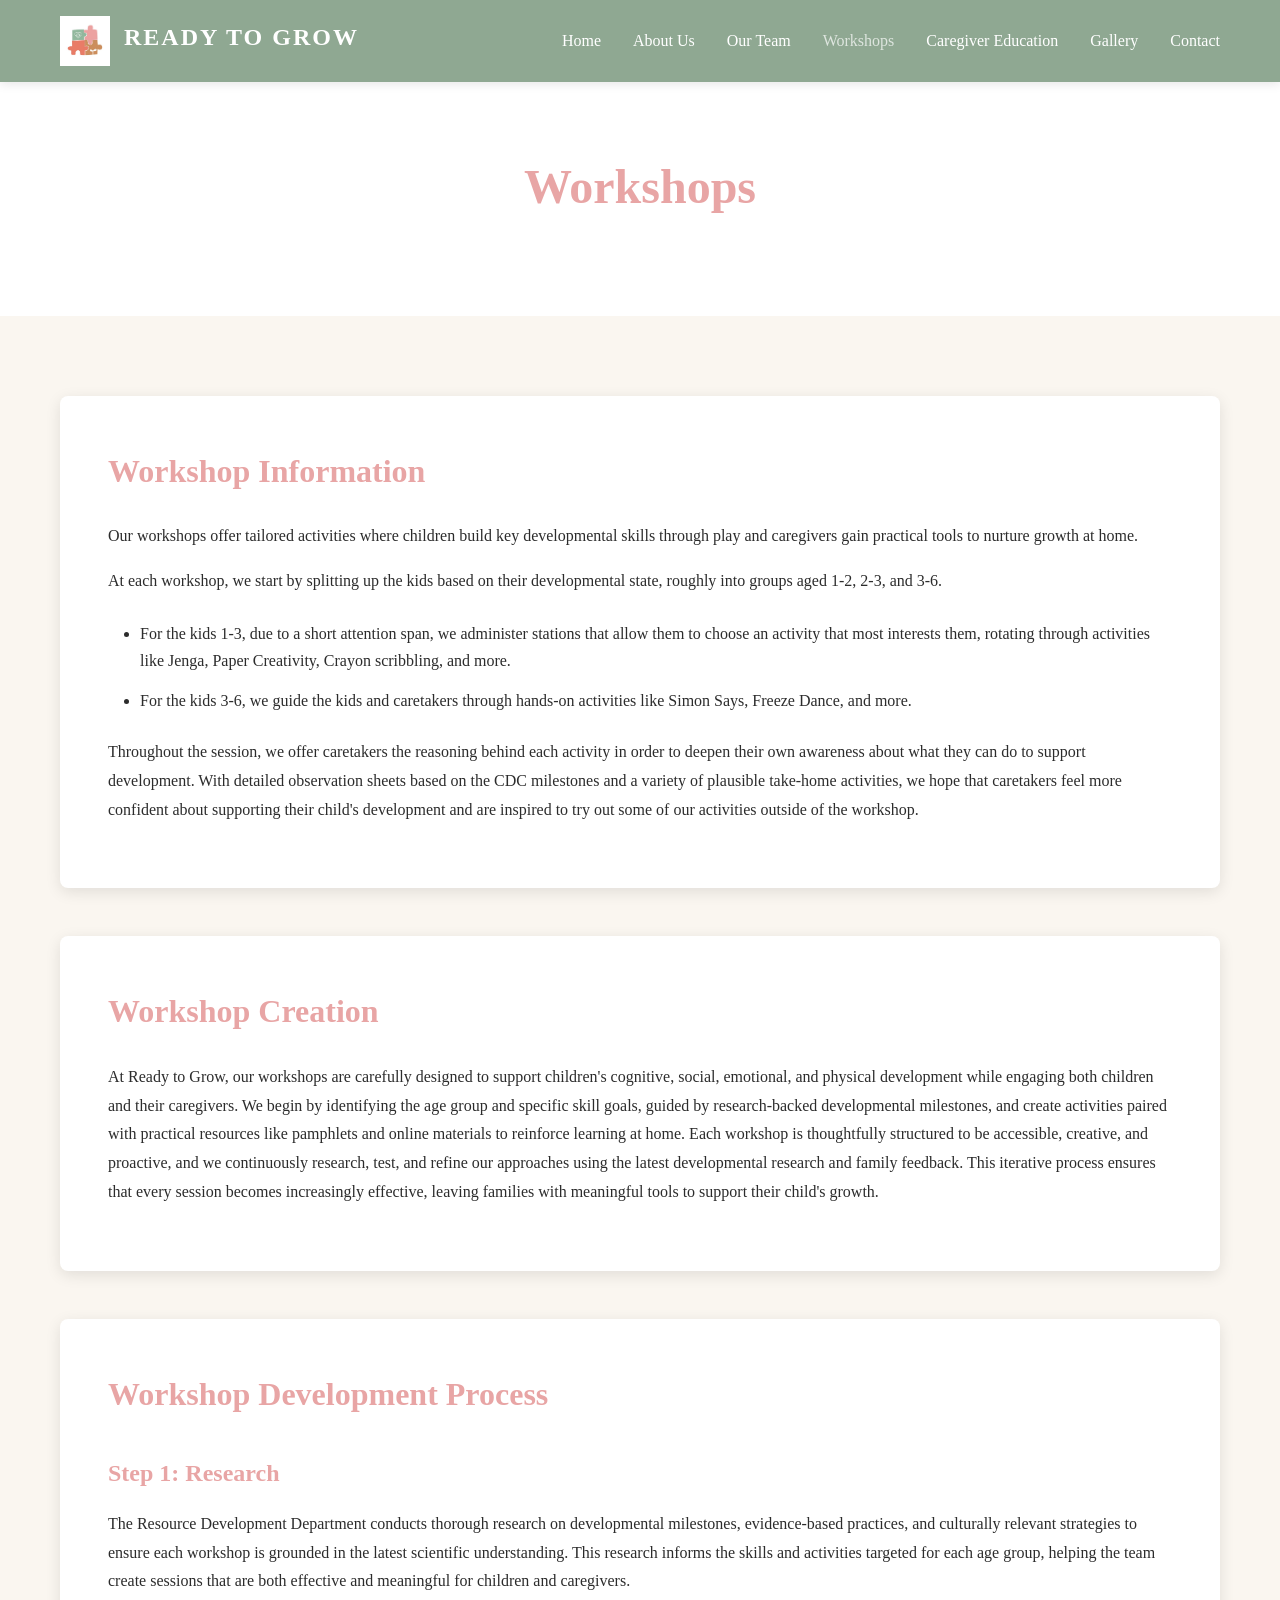
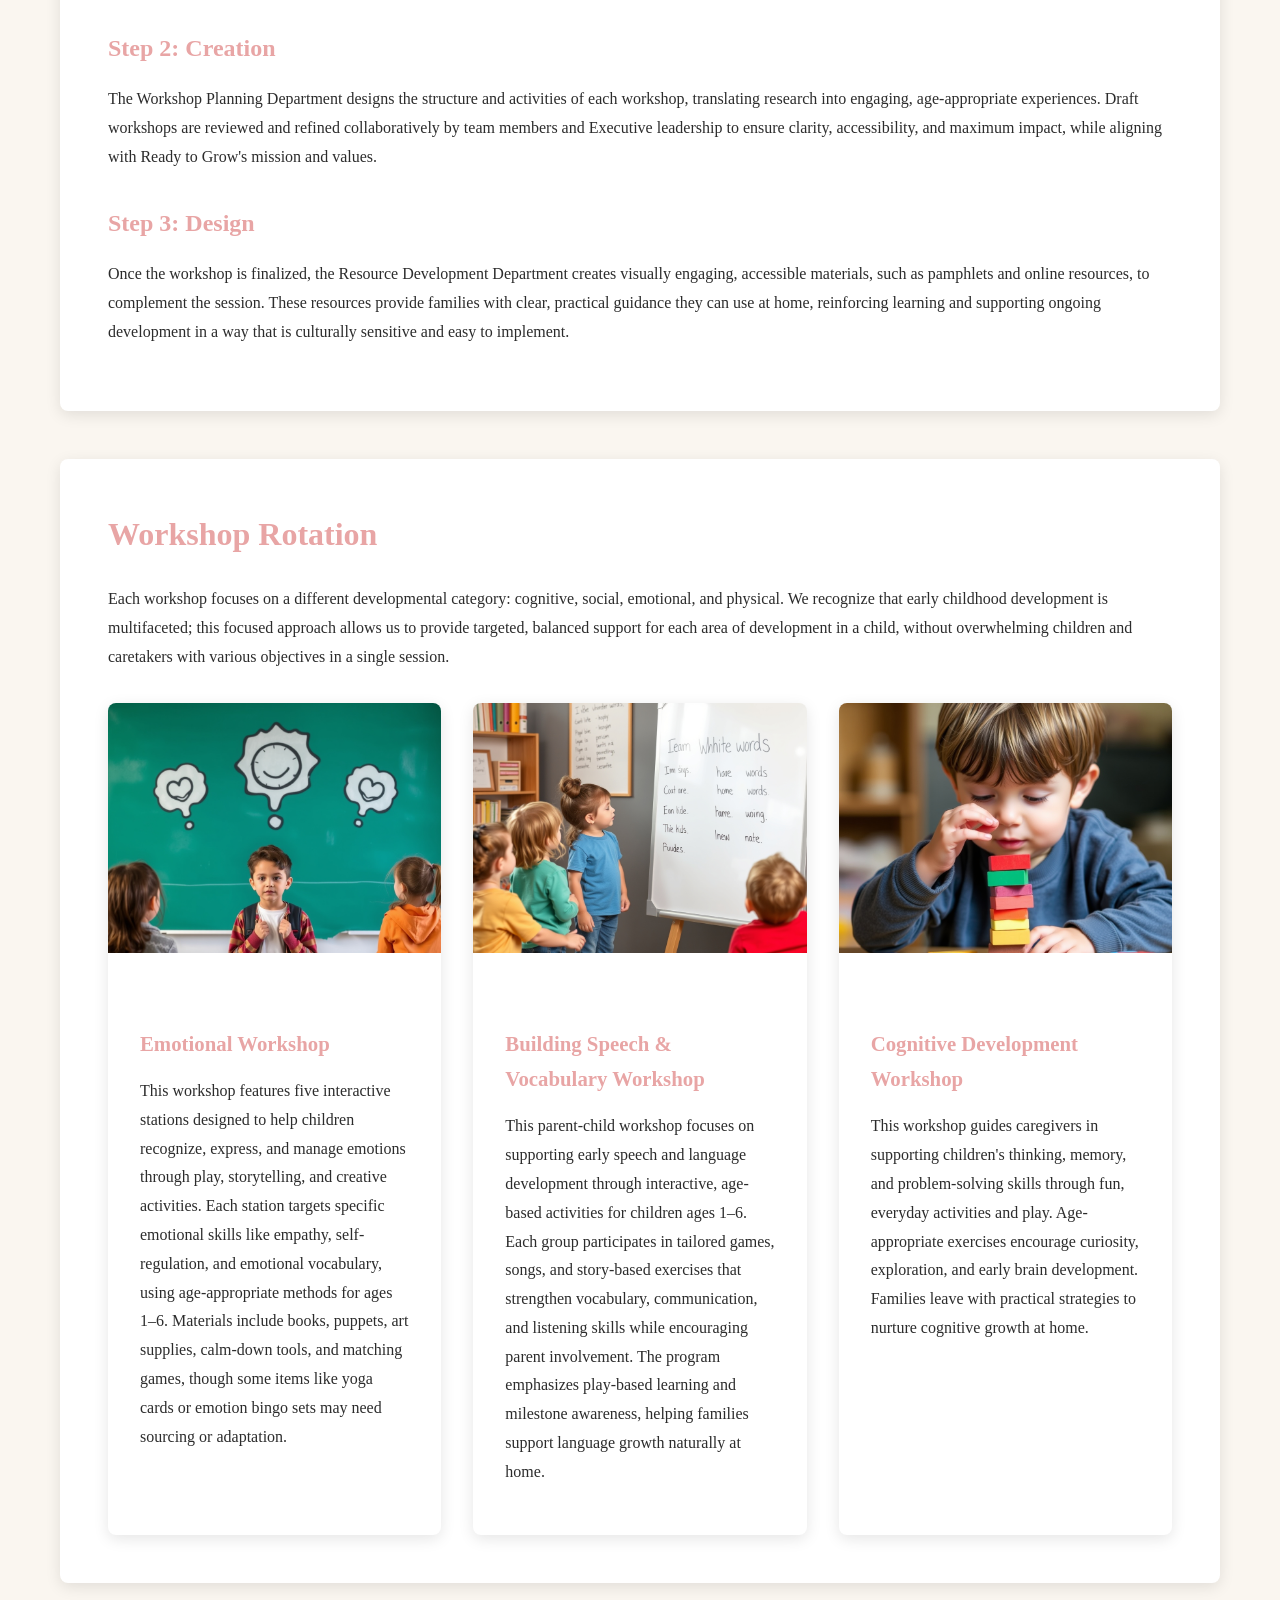
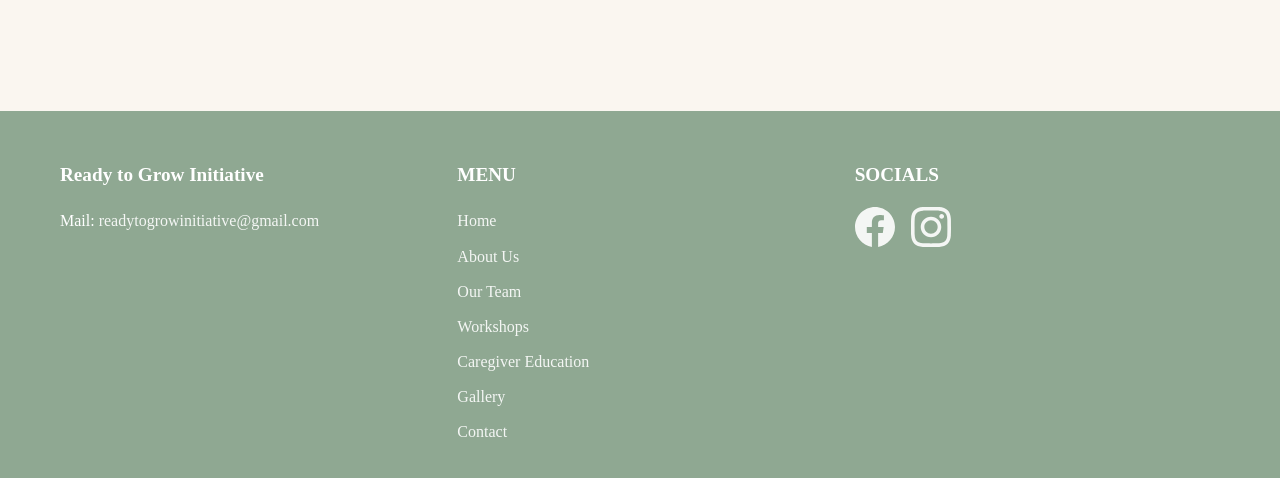
<file: workshops.html>
<!DOCTYPE html>
<html lang="en">
<head>
    <meta charset="UTF-8">
    <meta name="viewport" content="width=device-width, initial-scale=1.0">
    <meta name="description" content="Learn about our interactive workshops for children ages 1-6 and their caregivers.">
    <title>Workshops | Ready to Grow Initiative</title>
    <link rel="canonical" href="https://readytogrowinitiative.org/workshops.html">
    <link rel="stylesheet" href="styles.css">
</head>
<body>
    <nav class="navbar">
        <div class="container">
            <div class="nav-wrapper">
                <a href="index.html" class="logo" style="text-decoration: none;">
                    <img src="Readytogrow_logo.jpg" alt="Ready to Grow Logo" style="height: 50px; width: auto; margin-right: 10px; vertical-align: middle;">
                    <span class="logo-text">READY TO GROW</span>
                </a>
                <button class="mobile-menu-toggle" aria-label="Toggle menu">
                    <span></span><span></span><span></span>
                </button>
                <ul class="nav-menu">
                    <li><a href="index.html">Home</a></li>
                    <li><a href="about.html">About Us</a></li>
                    <li><a href="our-team.html">Our Team</a></li>
                    <li><a href="workshops.html" class="active">Workshops</a></li>
                    <li><a href="caregiver-education.html">Caregiver Education</a></li>
                    <li><a href="gallery.html">Gallery</a></li>
                    <li><a href="contact.html">Contact</a></li>
                </ul>
            </div>
        </div>
    </nav>

    <section class="page-hero">
        <div class="container">
            <h1>Workshops</h1>
        </div>
    </section>

    <section class="content-section">
        <div class="container">
            <div class="content-box">
                <h2>Workshop Information</h2>
                <p>Our workshops offer tailored activities where children build key developmental skills through play and caregivers gain practical tools to nurture growth at home.</p>
                <p>At each workshop, we start by splitting up the kids based on their developmental state, roughly into groups aged 1-2, 2-3, and 3-6.</p>
                <ul style="margin: 1.5rem 0; padding-left: 2rem;">
                    <li style="margin-bottom: 0.8rem;">For the kids 1-3, due to a short attention span, we administer stations that allow them to choose an activity that most interests them, rotating through activities like Jenga, Paper Creativity, Crayon scribbling, and more.</li>
                    <li style="margin-bottom: 0.8rem;">For the kids 3-6, we guide the kids and caretakers through hands-on activities like Simon Says, Freeze Dance, and more.</li>
                </ul>
                <p>Throughout the session, we offer caretakers the reasoning behind each activity in order to deepen their own awareness about what they can do to support development. With detailed observation sheets based on the CDC milestones and a variety of plausible take-home activities, we hope that caretakers feel more confident about supporting their child's development and are inspired to try out some of our activities outside of the workshop.</p>
            </div>

            <div class="content-box">
                <h2>Workshop Creation</h2>
                <p>At Ready to Grow, our workshops are carefully designed to support children's cognitive, social, emotional, and physical development while engaging both children and their caregivers. We begin by identifying the age group and specific skill goals, guided by research-backed developmental milestones, and create activities paired with practical resources like pamphlets and online materials to reinforce learning at home. Each workshop is thoughtfully structured to be accessible, creative, and proactive, and we continuously research, test, and refine our approaches using the latest developmental research and family feedback. This iterative process ensures that every session becomes increasingly effective, leaving families with meaningful tools to support their child's growth.</p>
            </div>

            <div class="content-box">
                <h2>Workshop Development Process</h2>
                
                <h3 style="color: var(--coral-pink);">Step 1: Research</h3>
                <p>The Resource Development Department conducts thorough research on developmental milestones, evidence-based practices, and culturally relevant strategies to ensure each workshop is grounded in the latest scientific understanding. This research informs the skills and activities targeted for each age group, helping the team create sessions that are both effective and meaningful for children and caregivers.</p>

                <h3 style="color: var(--coral-pink);">Step 2: Creation</h3>
                <p>The Workshop Planning Department designs the structure and activities of each workshop, translating research into engaging, age-appropriate experiences. Draft workshops are reviewed and refined collaboratively by team members and Executive leadership to ensure clarity, accessibility, and maximum impact, while aligning with Ready to Grow's mission and values.</p>

                <h3 style="color: var(--coral-pink);">Step 3: Design</h3>
                <p>Once the workshop is finalized, the Resource Development Department creates visually engaging, accessible materials, such as pamphlets and online resources, to complement the session. These resources provide families with clear, practical guidance they can use at home, reinforcing learning and supporting ongoing development in a way that is culturally sensitive and easy to implement.</p>
            </div>

            <div class="content-box">
                <h2>Workshop Rotation</h2>
                <p style="margin-bottom: 2rem;">Each workshop focuses on a different developmental category: cognitive, social, emotional, and physical. We recognize that early childhood development is multifaceted; this focused approach allows us to provide targeted, balanced support for each area of development in a child, without overwhelming children and caretakers with various objectives in a single session.</p>

                <div class="workshop-grid">
                    <div class="workshop-card">
                        <img src="workshop1.jpg" alt="Emotional Workshop - Children learning about emotions" style="width: 100%; height: 250px; object-fit: cover;">
                        <div class="workshop-card-content">
                            <h3>Emotional Workshop</h3>
                            <p>This workshop features five interactive stations designed to help children recognize, express, and manage emotions through play, storytelling, and creative activities. Each station targets specific emotional skills like empathy, self-regulation, and emotional vocabulary, using age-appropriate methods for ages 1–6. Materials include books, puppets, art supplies, calm-down tools, and matching games, though some items like yoga cards or emotion bingo sets may need sourcing or adaptation.</p>
                        </div>
                    </div>

                    <div class="workshop-card">
                        <img src="workshop2.jpg" alt="Building Speech & Vocabulary Workshop - Children learning words" style="width: 100%; height: 250px; object-fit: cover;">
                        <div class="workshop-card-content">
                            <h3>Building Speech & Vocabulary Workshop</h3>
                            <p>This parent-child workshop focuses on supporting early speech and language development through interactive, age-based activities for children ages 1–6. Each group participates in tailored games, songs, and story-based exercises that strengthen vocabulary, communication, and listening skills while encouraging parent involvement. The program emphasizes play-based learning and milestone awareness, helping families support language growth naturally at home.</p>
                        </div>
                    </div>

                    <div class="workshop-card">
                        <img src="workshop3.jpg" alt="Cognitive Development Workshop - Child building with blocks" style="width: 100%; height: 250px; object-fit: cover;">
                        <div class="workshop-card-content">
                            <h3>Cognitive Development Workshop</h3>
                            <p>This workshop guides caregivers in supporting children's thinking, memory, and problem-solving skills through fun, everyday activities and play. Age-appropriate exercises encourage curiosity, exploration, and early brain development. Families leave with practical strategies to nurture cognitive growth at home.</p>
                        </div>
                    </div>
                </div>
            </div>
        </div>
    </section>

    <footer class="footer">
        <div class="container">
            <div class="footer-content">
                <div class="footer-column">
                    <h4>Ready to Grow Initiative</h4>
                    <p>Mail: <a href="mailto:readytogrowinitiative@gmail.com">readytogrowinitiative@gmail.com</a></p>
                </div>
                <div class="footer-column">
                    <h4>MENU</h4>
                    <ul>
                        <li><a href="index.html">Home</a></li>
                        <li><a href="about.html">About Us</a></li>
                        <li><a href="our-team.html">Our Team</a></li>
                        <li><a href="workshops.html">Workshops</a></li>
                        <li><a href="caregiver-education.html">Caregiver Education</a></li>
                        <li><a href="gallery.html">Gallery</a></li>
                        <li><a href="contact.html">Contact</a></li>
                    </ul>
                </div>
                <div class="footer-column">
                    <h4>SOCIALS</h4>
                    <div class="social-links">
                        <a href="https://www.facebook.com/profile.php?id=61577634476454" target="_blank" aria-label="Facebook">
                            <svg width="40" height="40" viewBox="0 0 24 24" fill="currentColor">
                                <path d="M24 12.073c0-6.627-5.373-12-12-12s-12 5.373-12 12c0 5.99 4.388 10.954 10.125 11.854v-8.385H7.078v-3.47h3.047V9.43c0-3.007 1.792-4.669 4.533-4.669 1.312 0 2.686.235 2.686.235v2.953H15.83c-1.491 0-1.956.925-1.956 1.874v2.25h3.328l-.532 3.47h-2.796v8.385C19.612 23.027 24 18.062 24 12.073z"/>
                            </svg>
                        </a>
                        <a href="https://www.instagram.com/readytogrow.initiative/" target="_blank" aria-label="Instagram">
                            <svg width="40" height="40" viewBox="0 0 24 24" fill="currentColor">
                                <path d="M12 2.163c3.204 0 3.584.012 4.85.07 3.252.148 4.771 1.691 4.919 4.919.058 1.265.069 1.645.069 4.849 0 3.205-.012 3.584-.069 4.849-.149 3.225-1.664 4.771-4.919 4.919-1.266.058-1.644.07-4.85.07-3.204 0-3.584-.012-4.849-.07-3.26-.149-4.771-1.699-4.919-4.92-.058-1.265-.07-1.644-.07-4.849 0-3.204.013-3.583.07-4.849.149-3.227 1.664-4.771 4.919-4.919 1.266-.057 1.645-.069 4.849-.069zm0-2.163c-3.259 0-3.667.014-4.947.072-4.358.2-6.78 2.618-6.98 6.98-.059 1.281-.073 1.689-.073 4.948 0 3.259.014 3.668.072 4.948.2 4.358 2.618 6.78 6.98 6.98 1.281.058 1.689.072 4.948.072 3.259 0 3.668-.014 4.948-.072 4.354-.2 6.782-2.618 6.979-6.98.059-1.28.073-1.689.073-4.948 0-3.259-.014-3.667-.072-4.947-.196-4.354-2.617-6.78-6.979-6.98-1.281-.059-1.69-.073-4.949-.073zm0 5.838c-3.403 0-6.162 2.759-6.162 6.162s2.759 6.163 6.162 6.163 6.162-2.759 6.162-6.163c0-3.403-2.759-6.162-6.162-6.162zm0 10.162c-2.209 0-4-1.79-4-4 0-2.209 1.791-4 4-4s4 1.791 4 4c0 2.21-1.791 4-4 4zm6.406-11.845c-.796 0-1.441.645-1.441 1.44s.645 1.44 1.441 1.44c.795 0 1.439-.645 1.439-1.44s-.644-1.44-1.439-1.44z"/>
                            </svg>
                        </a>
                    </div>
                </div>
            </div>
        </div>
    </footer>

    <script src="script.js"></script>
</body>
</html>
</file>
<file: styles.css>
/* ===== CSS VARIABLES ===== */
:root {
    --sage-green: #8FA892;
    --coral-pink: #E8A5A5;
    --cream: #FAF6F0;
    --dark-text: #2C2C2C;
    --light-bg: #FFFFFF;
}

/* ===== RESET & BASE STYLES ===== */
* {
    margin: 0;
    padding: 0;
    box-sizing: border-box;
}

body {
    font-family: 'Georgia', 'Times New Roman', serif;
    line-height: 1.7;
    color: var(--dark-text);
    background-color: var(--cream);
}

.container {
    max-width: 1200px;
    margin: 0 auto;
    padding: 0 20px;
}

/* ===== NAVIGATION ===== */
.navbar {
    background-color: var(--sage-green);
    padding: 1rem 0;
    position: sticky;
    top: 0;
    z-index: 1000;
    box-shadow: 0 2px 10px rgba(0,0,0,0.1);
}

.nav-wrapper {
    display: flex;
    justify-content: space-between;
    align-items: center;
}

.logo {
    text-decoration: none;
}

.logo-text {
    font-size: 1.5rem;
    font-weight: bold;
    color: white;
    letter-spacing: 2px;
    text-decoration: none;
}

.nav-menu {
    display: flex;
    list-style: none;
    gap: 2rem;
    align-items: center;
}

.nav-menu a {
    color: white;
    text-decoration: none;
    font-size: 1rem;
    transition: opacity 0.3s;
}

.nav-menu a:hover,
.nav-menu a.active {
    opacity: 0.7;
}

.mobile-menu-toggle {
    display: none;
    flex-direction: column;
    background: none;
    border: none;
    cursor: pointer;
    padding: 0.5rem;
}

.mobile-menu-toggle span {
    width: 25px;
    height: 3px;
    background-color: white;
    margin: 3px 0;
    transition: 0.3s;
}

/* ===== HERO SECTION ===== */
.hero {
    background: linear-gradient(135deg, var(--sage-green) 0%, #7A9B7E 100%);
    min-height: 70vh;
    display: flex;
    align-items: center;
    justify-content: center;
    text-align: center;
    padding: 4rem 2rem;
}

.hero-content {
    max-width: 800px;
}

.hero-subtitle {
    font-size: 1.2rem;
    color: white;
    margin-bottom: 1rem;
    font-style: italic;
}

.hero-title {
    font-size: 4rem;
    color: var(--sage-green);
    background-color: rgba(255, 255, 255, 0.9);
    padding: 2rem 3rem;
    margin-bottom: 2rem;
    letter-spacing: 3px;
    line-height: 1.3;
}

/* ===== BUTTONS ===== */
.btn {
    display: inline-block;
    padding: 0.8rem 2.5rem;
    text-decoration: none;
    font-size: 1.1rem;
    transition: all 0.3s;
    border: 2px solid;
    cursor: pointer;
}

.btn-primary {
    background-color: transparent;
    color: var(--dark-text);
    border-color: var(--dark-text);
}

.btn-primary:hover {
    background-color: var(--dark-text);
    color: white;
}

.btn-outline {
    background-color: transparent;
    color: var(--dark-text);
    border-color: var(--dark-text);
}

.btn-outline:hover {
    background-color: var(--dark-text);
    color: white;
}

/* ===== SECTIONS ===== */
section {
    padding: 5rem 0;
}

.section-title-pink {
    font-size: 2.5rem;
    color: var(--coral-pink);
    text-align: center;
    margin-bottom: 2rem;
    letter-spacing: 2px;
}

.section-title-green {
    font-size: 2.5rem;
    color: var(--sage-green);
    text-align: center;
    margin-bottom: 2rem;
    letter-spacing: 2px;
}

/* ===== WELCOME SECTION ===== */
.welcome-section {
    background-color: white;
    text-align: center;
}

.welcome-text {
    max-width: 900px;
    margin: 0 auto 2rem;
    font-size: 1.1rem;
    line-height: 1.8;
}

/* ===== FEATURES GRID ===== */
.features-section {
    background-color: var(--cream);
}

.features-grid {
    display: grid;
    grid-template-columns: repeat(auto-fit, minmax(300px, 1fr));
    gap: 3rem;
    margin-top: 3rem;
}

.feature-card {
    background-color: white;
    padding: 2.5rem;
    text-align: center;
    border-radius: 8px;
    box-shadow: 0 4px 15px rgba(0,0,0,0.1);
}

.feature-title-green {
    font-size: 1.5rem;
    color: var(--sage-green);
    margin-bottom: 1.5rem;
    letter-spacing: 1px;
}

.feature-title-pink {
    font-size: 1.5rem;
    color: var(--coral-pink);
    margin-bottom: 1.5rem;
    letter-spacing: 1px;
}

.feature-text {
    margin-bottom: 1.5rem;
    line-height: 1.8;
}

/* ===== PARTNERS SECTION ===== */
.partners-section {
    background-color: white;
    text-align: center;
}

.partner-text {
    font-size: 1.5rem;
    color: var(--dark-text);
    margin-top: 2rem;
}

.partners-grid {
    display: flex;
    justify-content: center;
    align-items: center;
    gap: 60px;
    flex-wrap: wrap;
    margin-top: 30px;
}

.partner-link {
    display: block;
    transition: transform 0.3s ease, opacity 0.3s ease;
}

.partner-link:hover {
    transform: translateY(-5px);
    opacity: 0.8;
}

.partner-logo {
    max-width: 300px;
    height: auto;
    display: block;
}

/* ===== FOOTER ===== */
.footer {
    background-color: var(--sage-green);
    color: white;
    padding: 3rem 0 1.5rem;
}

.footer-content {
    display: grid;
    grid-template-columns: repeat(auto-fit, minmax(250px, 1fr));
    gap: 2rem;
}

.footer-column h4 {
    margin-bottom: 1rem;
    font-size: 1.2rem;
}

.footer-column ul {
    list-style: none;
}

.footer-column ul li {
    margin-bottom: 0.5rem;
}

.footer-column a {
    color: white;
    text-decoration: none;
    opacity: 0.9;
    transition: opacity 0.3s;
}

.footer-column a:hover {
    opacity: 1;
}

.social-links {
    display: flex;
    gap: 1rem;
}

.social-links a {
    color: white;
    transition: opacity 0.3s;
}

.social-links a:hover {
    opacity: 0.7;
}

/* ===== PAGE HERO (FOR INNER PAGES) ===== */
.page-hero {
    background-color: white;
    padding: 4rem 2rem;
    text-align: center;
}

.page-hero h1 {
    font-size: 3rem;
    color: var(--coral-pink);
    margin-bottom: 1.5rem;
}

.page-hero p {
    max-width: 900px;
    margin: 0 auto;
    font-size: 1.1rem;
    line-height: 1.8;
}

/* ===== CONTENT SECTIONS ===== */
.content-section {
    background-color: var(--cream);
}

.content-box {
    background-color: white;
    padding: 3rem;
    margin-bottom: 3rem;
    border-radius: 8px;
    box-shadow: 0 4px 15px rgba(0,0,0,0.1);
}

.content-box h2 {
    font-size: 2rem;
    color: var(--coral-pink);
    margin-bottom: 1.5rem;
}

.content-box h3 {
    font-size: 1.5rem;
    color: var(--sage-green);
    margin: 2rem 0 1rem;
}

.content-box p {
    line-height: 1.8;
    margin-bottom: 1rem;
}

/* ===== TIMELINE (FOR ABOUT PAGE) ===== */
.timeline {
    max-width: 800px;
    margin: 3rem auto;
}

.timeline-item {
    display: flex;
    gap: 2rem;
    margin-bottom: 3rem;
    position: relative;
}

.timeline-marker {
    flex-shrink: 0;
    width: 20px;
    height: 20px;
    background-color: var(--coral-pink);
    border-radius: 50%;
    margin-top: 0.3rem;
}

.timeline-content h3 {
    color: var(--coral-pink);
    font-size: 1.3rem;
    margin-bottom: 0.5rem;
}

/* ===== WORKSHOP CARDS ===== */
.workshop-grid {
    display: grid;
    grid-template-columns: repeat(auto-fit, minmax(300px, 1fr));
    gap: 2rem;
    margin-top: 2rem;
}

.workshop-card {
    background-color: white;
    border-radius: 8px;
    overflow: hidden;
    box-shadow: 0 4px 15px rgba(0,0,0,0.1);
}

.workshop-card-content {
    padding: 2rem;
}

.workshop-card h3 {
    color: var(--coral-pink);
    font-size: 1.3rem;
    margin-bottom: 1rem;
}

/* ===== CURRICULUM CARDS ===== */
.curriculum-grid {
    display: grid;
    grid-template-columns: repeat(auto-fit, minmax(280px, 1fr));
    gap: 2rem;
    margin-top: 2rem;
}

.curriculum-card {
    background-color: white;
    padding: 2rem;
    border-radius: 8px;
    box-shadow: 0 4px 15px rgba(0,0,0,0.1);
}

.curriculum-card h3 {
    color: var(--coral-pink);
    font-size: 1.2rem;
    margin-bottom: 1rem;
}

/* ===== CONTACT FORM ===== */
.contact-form {
    max-width: 600px;
    margin: 3rem auto;
    background-color: white;
    padding: 3rem;
    border-radius: 8px;
    box-shadow: 0 4px 15px rgba(0,0,0,0.1);
}

.form-group {
    margin-bottom: 1.5rem;
}

.form-group label {
    display: block;
    margin-bottom: 0.5rem;
    font-weight: bold;
    color: var(--dark-text);
}

.form-group input,
.form-group textarea {
    width: 100%;
    padding: 0.8rem;
    border: 2px solid #ddd;
    border-radius: 4px;
    font-family: inherit;
    font-size: 1rem;
}

.form-group textarea {
    resize: vertical;
    min-height: 150px;
}

.form-group input:focus,
.form-group textarea:focus {
    outline: none;
    border-color: var(--sage-green);
}

/* ===== GALLERY ===== */
.gallery-album {
    margin-bottom: 5rem;
}

.gallery-album:last-of-type {
    margin-bottom: 2rem;
}

.album-description {
    text-align: center;
    max-width: 700px;
    margin: 1rem auto 2.5rem;
    color: #666;
    font-size: 1.1rem;
    line-height: 1.6;
}

.gallery-grid {
    display: grid;
    grid-template-columns: repeat(auto-fill, minmax(300px, 1fr));
    gap: 1.5rem;
    margin-top: 2rem;
}

.gallery-item {
    position: relative;
    overflow: hidden;
    border-radius: 8px;
    background: #f5f5f5;
    height: 350px;
    box-shadow: 0 2px 8px rgba(0,0,0,0.1);
    transition: transform 0.3s ease, box-shadow 0.3s ease;
}

.gallery-item:hover {
    transform: translateY(-5px);
    box-shadow: 0 4px 16px rgba(0,0,0,0.15);
}

.gallery-item img {
    width: 100%;
    height: 100%;
    object-fit: cover;
    display: block;
}

/* Placeholder for images not yet uploaded */
.gallery-item:not(:has(img[src*=".jpg"])) {
    display: flex;
    align-items: center;
    justify-content: center;
    background: linear-gradient(135deg, #e8f4f0 0%, #fce8ed 100%);
}

.gallery-item p {
    color: #999;
    text-align: center;
    font-size: 0.9rem;
    padding: 1rem;
}

/* ===== RESPONSIVE DESIGN ===== */
@media (max-width: 768px) {
    .mobile-menu-toggle {
        display: flex;
    }

    .nav-menu {
        position: absolute;
        top: 100%;
        left: 0;
        right: 0;
        background-color: var(--sage-green);
        flex-direction: column;
        padding: 1rem 0;
        display: none;
        gap: 0;
    }

    .nav-menu.active {
        display: flex;
    }

    .nav-menu li {
        width: 100%;
        text-align: center;
        padding: 0.8rem 0;
    }

    .hero-title {
        font-size: 2.5rem;
        padding: 1.5rem 2rem;
    }

    .section-title-pink,
    .section-title-green {
        font-size: 2rem;
    }

    .features-grid {
        grid-template-columns: 1fr;
    }

    .footer-content {
        grid-template-columns: 1fr;
        text-align: center;
    }

    .social-links {
        justify-content: center;
    }

    .partners-grid {
        gap: 40px;
    }
    
    .partner-logo {
        max-width: 250px;
    }

    .gallery-grid {
        grid-template-columns: repeat(auto-fill, minmax(250px, 1fr));
        gap: 1rem;
    }
    
    .gallery-album {
        margin-bottom: 3rem;
    }
    
    .album-description {
        font-size: 1rem;
        padding: 0 1rem;
    }
}

@media (max-width: 480px) {
    .hero-title {
        font-size: 2rem;
        padding: 1rem 1.5rem;
    }

    .section-title-pink,
    .section-title-green {
        font-size: 1.5rem;
    }

    .gallery-grid {
        grid-template-columns: 1fr;
    }
}
</file>
